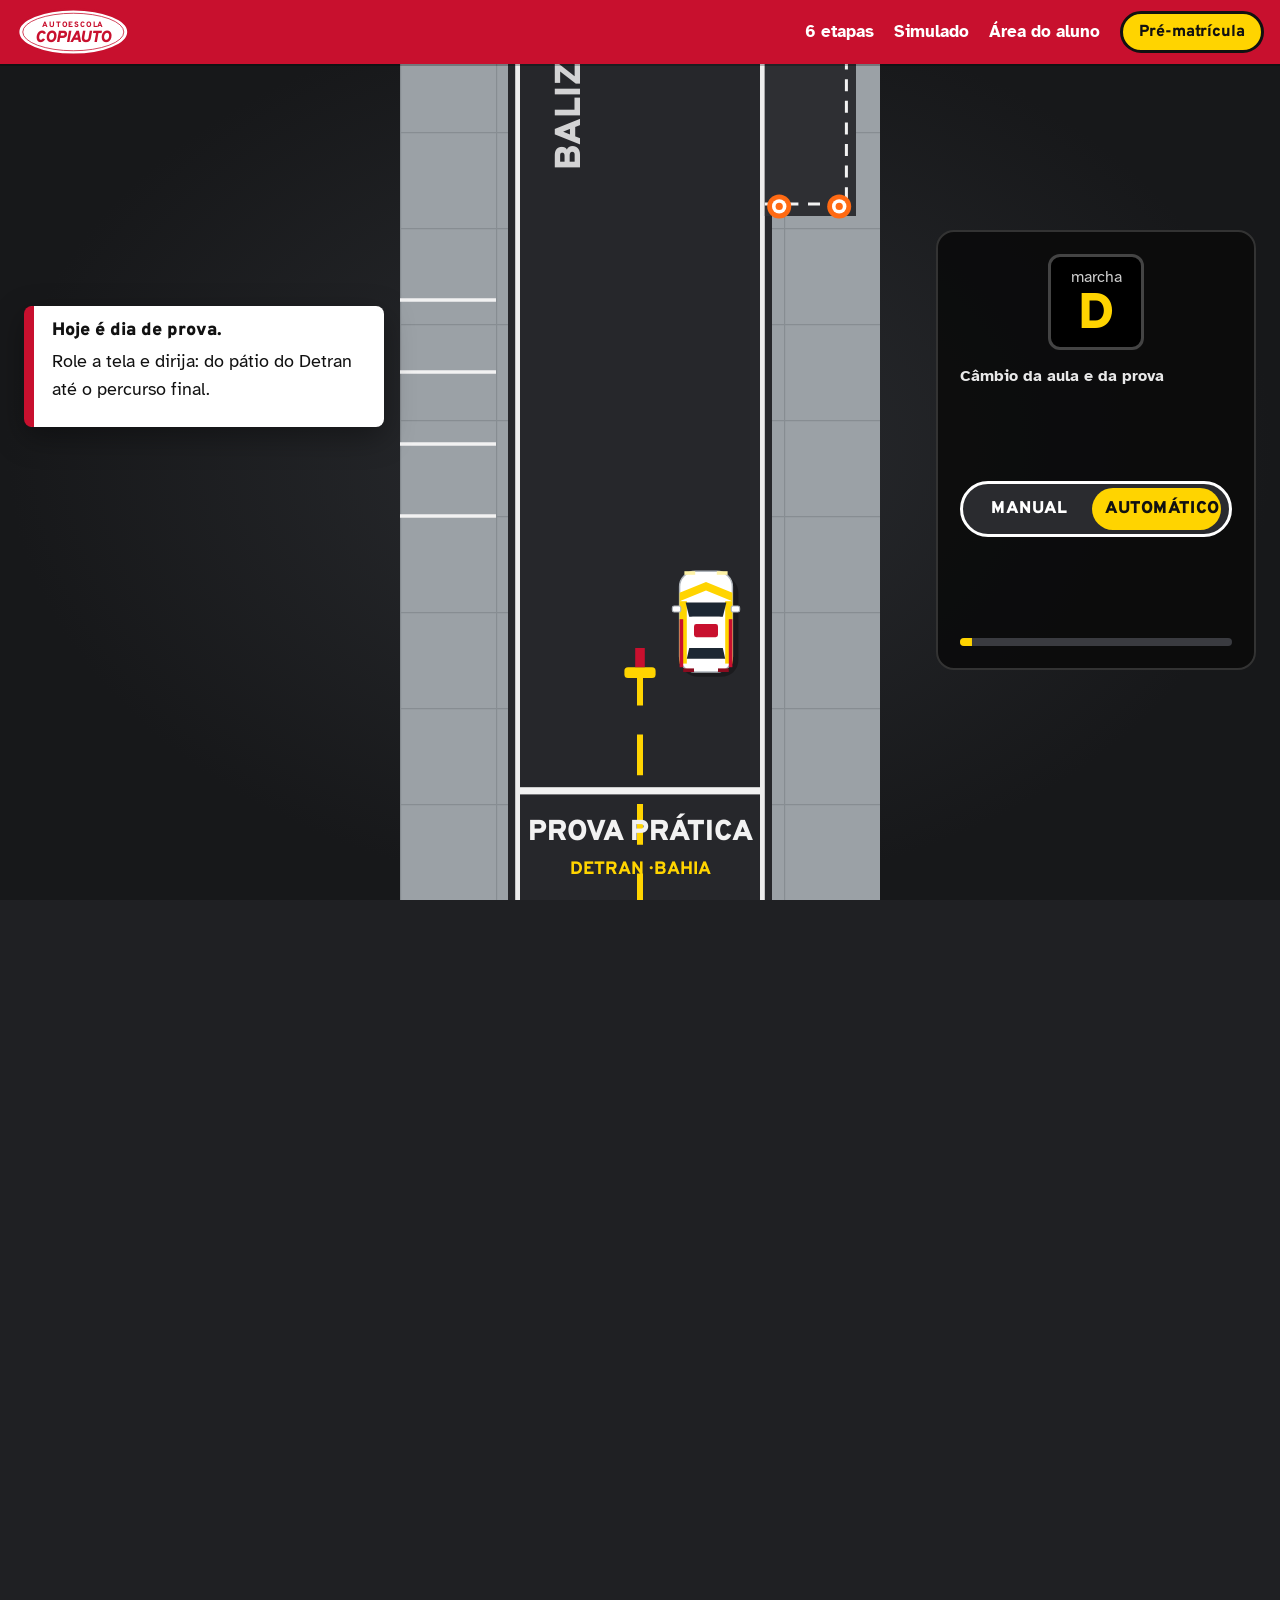
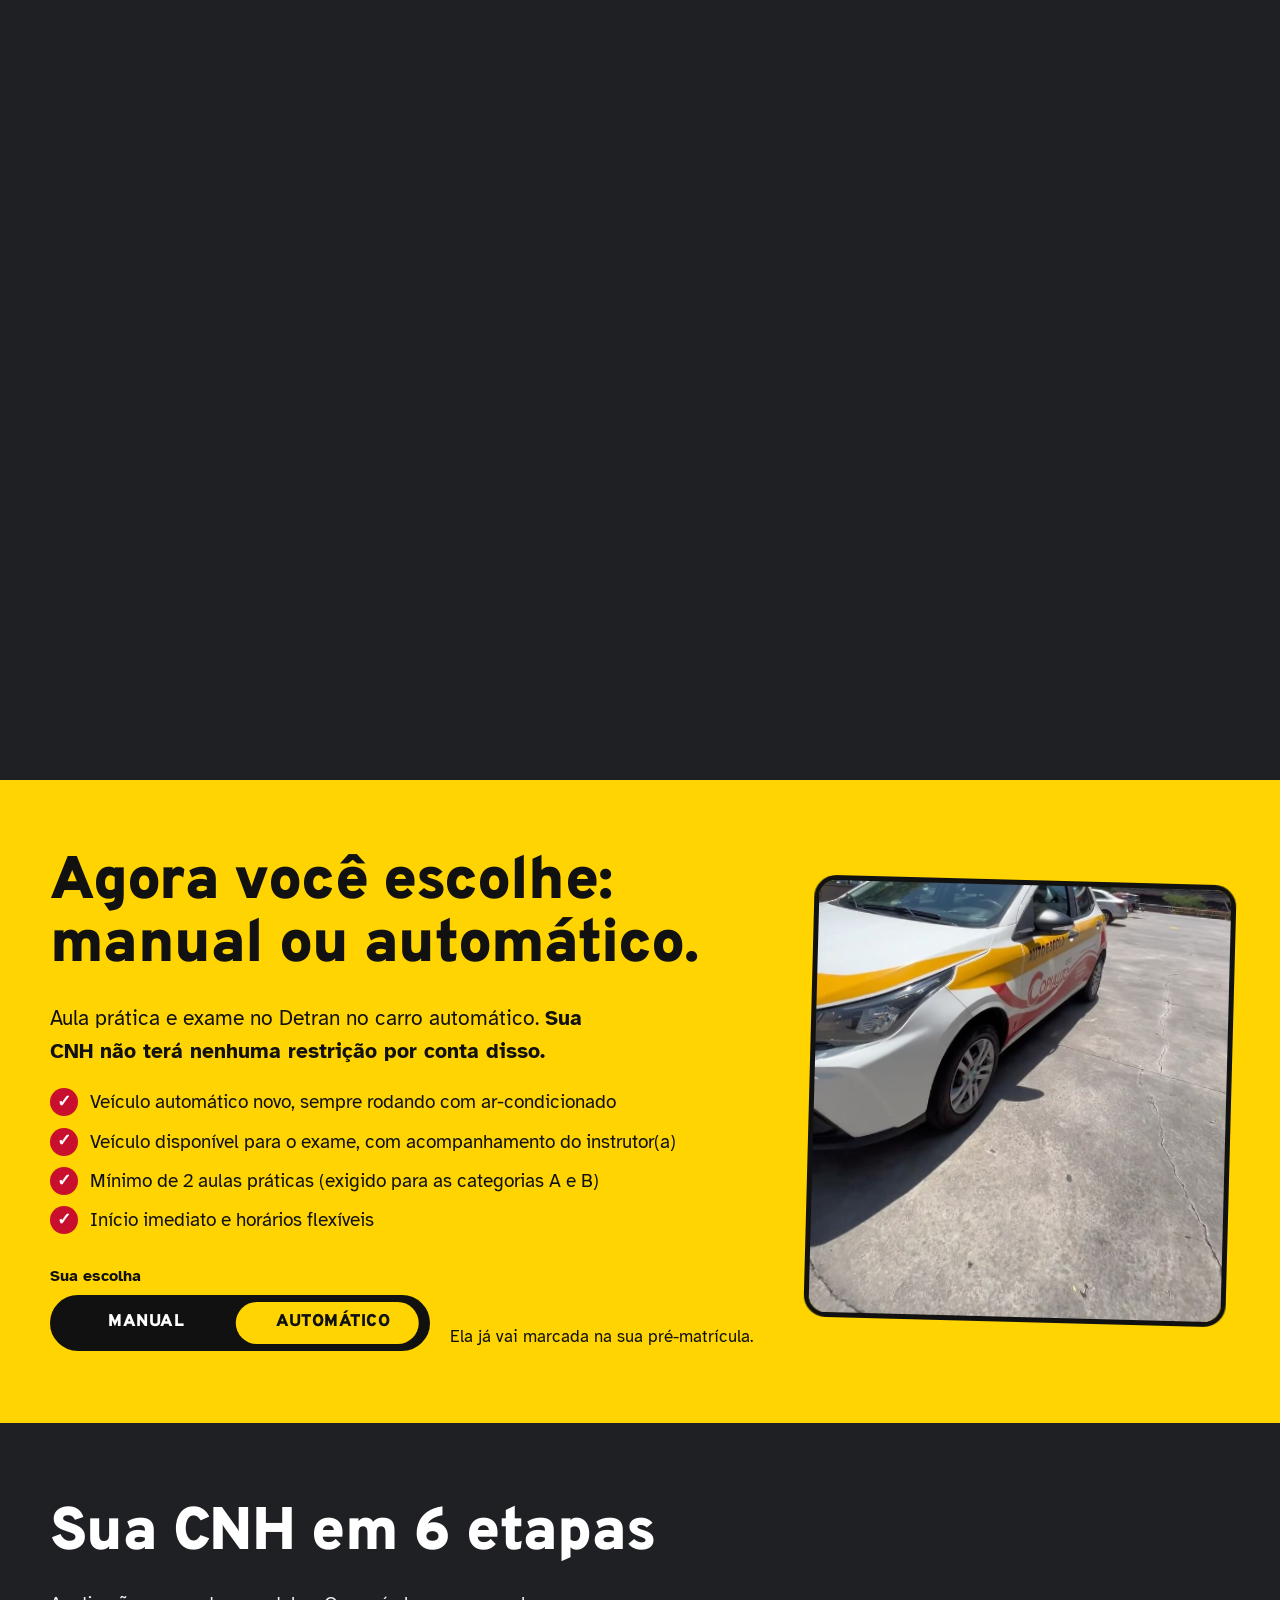
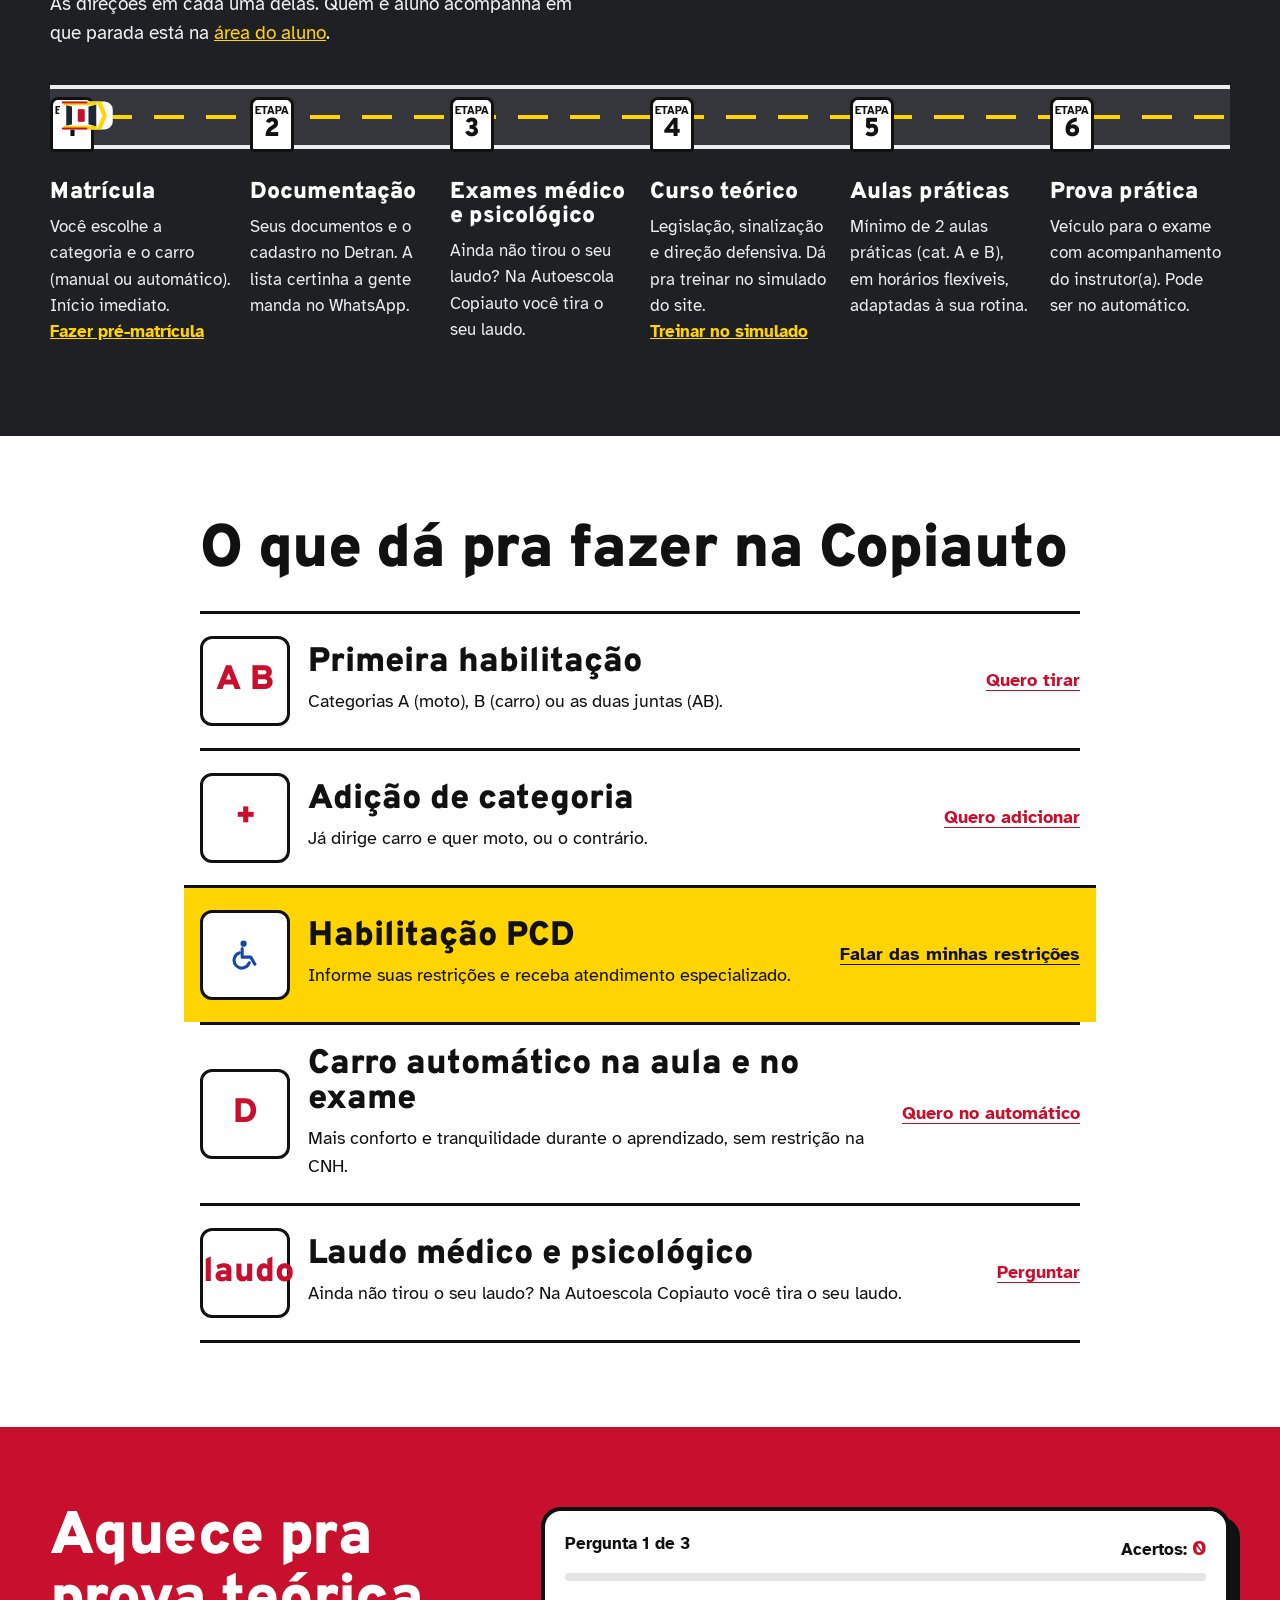
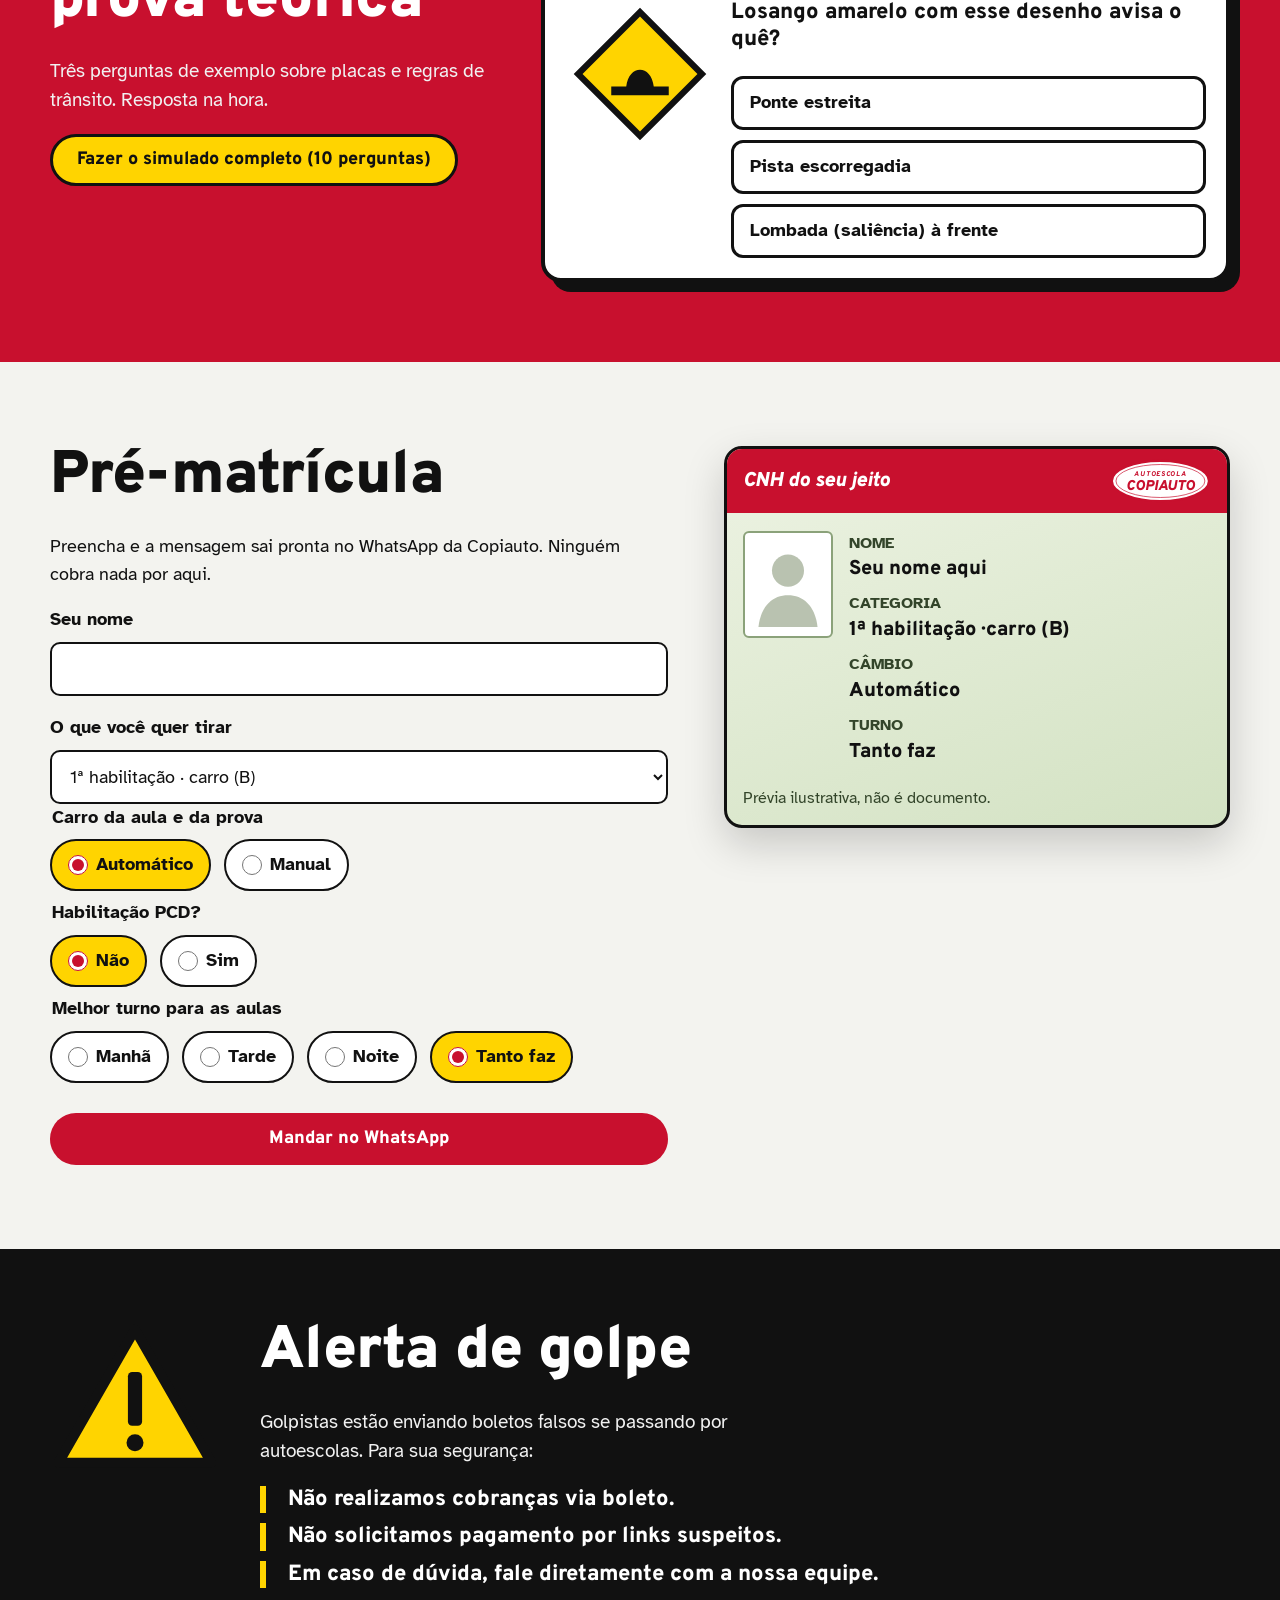
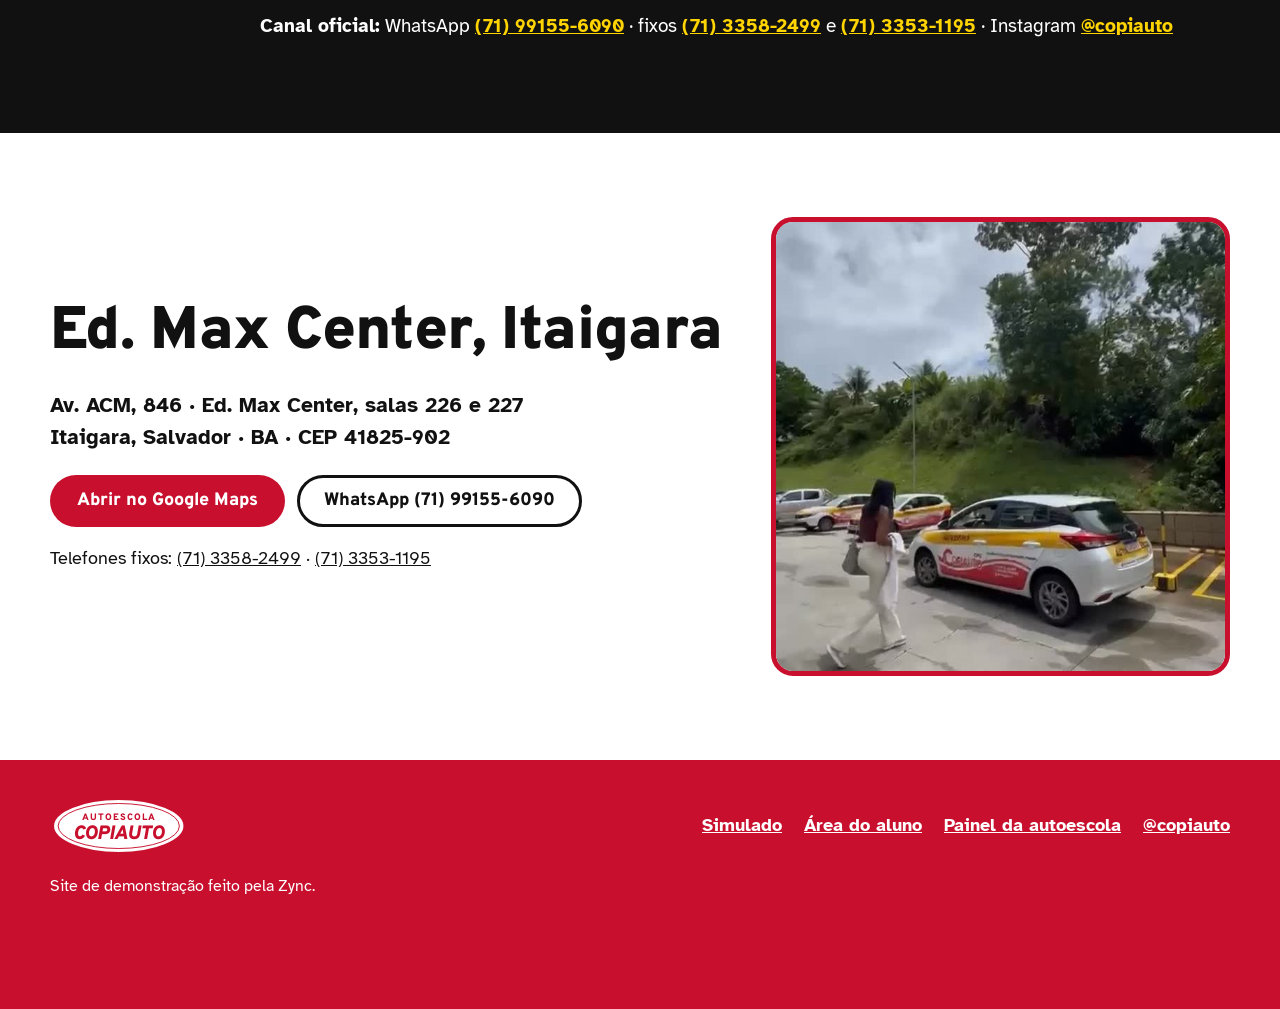
<file: index.html>
<!doctype html>
<html lang="pt-BR">
<head>
<meta charset="utf-8">
<meta name="viewport" content="width=device-width, initial-scale=1">
<title>Autoescola Copiauto · CNH no Itaigara, Salvador</title>
<meta name="description" content="Autoescola Copiauto, no Ed. Max Center (Itaigara, Salvador). Primeira habilitação A, B e AB, adição de categoria, habilitação PCD e carro automático para aula e exame.">
<meta name="theme-color" content="#C8102E">
<link rel="icon" href="data:image/svg+xml,%3Csvg xmlns='http://www.w3.org/2000/svg' viewBox='0 0 64 64'%3E%3Cellipse cx='32' cy='32' rx='30' ry='22' fill='%23fff' stroke='%23C8102E' stroke-width='5'/%3E%3Ctext x='32' y='40' text-anchor='middle' font-family='Arial' font-weight='900' font-size='22' fill='%23C8102E'%3EC%3C/text%3E%3C/svg%3E">
<link rel="preconnect" href="https://fonts.googleapis.com">
<link rel="preconnect" href="https://fonts.gstatic.com" crossorigin>
<link href="https://fonts.googleapis.com/css2?family=Atkinson+Hyperlegible:ital,wght@0,400;0,700;1,400&family=Overpass:ital,wght@0,700;0,800;0,900;1,900&display=swap" rel="stylesheet">
<link rel="stylesheet" href="assets/estilo.css?v=20261113102804">
</head>
<body class="pg-inicio modo-auto">

<header class="topo" id="topo">
  <a class="topo-logo" href="index.html" data-logo></a>
  <nav class="topo-nav" aria-label="Seções">
    <a href="#etapas">6 etapas</a>
    <a href="simulado.html">Simulado</a>
    <a href="aluno.html">Área do aluno</a>
    <a class="bt bt-amarelo bt-mini" href="#matricula">Pré-matrícula</a>
  </nav>
</header>

<!-- ================= CENA-ASSINATURA: a prova prática no Detran ================= -->
<section class="cena" id="cena" aria-label="A prova prática no Detran, dirigida pela rolagem">
  <div class="palco">
    <div class="mundo-moldura" aria-hidden="true">
      <svg class="mundo" id="mundo" viewBox="0 0 400 2400" preserveAspectRatio="xMidYMin meet" focusable="false">
        <defs>
          <pattern id="p-concreto" width="80" height="80" patternUnits="userSpaceOnUse"><rect width="80" height="80" fill="#9BA1A6"/><path d="M0 80V0h80" fill="none" stroke="#878D92" stroke-width="2"/></pattern>
          <pattern id="p-lomb" width="18" height="18" patternUnits="userSpaceOnUse" patternTransform="rotate(45)"><rect width="18" height="18" fill="#111"/><rect width="9" height="18" fill="#FFD400"/></pattern>
          <pattern id="p-xadrez" width="20" height="20" patternUnits="userSpaceOnUse"><rect width="20" height="20" fill="#fff"/><rect width="10" height="10" fill="#111"/><rect x="10" y="10" width="10" height="10" fill="#111"/></pattern>
        </defs>
        <!-- rua (percurso final) -->
        <rect x="0" y="0" width="400" height="900" fill="#5E6872"/>
        <g class="predios">
          <rect x="0" y="16" width="54" height="170" fill="#B5452F"/><rect x="8" y="30" width="16" height="12" fill="#8E3524"/>
          <rect x="0" y="200" width="54" height="230" fill="#7A8692"/><rect x="10" y="230" width="30" height="20" fill="#66717C"/>
          <rect x="0" y="444" width="54" height="150" fill="#E2BE6E"/>
          <rect x="0" y="608" width="54" height="292" fill="#8794A0"/><rect x="12" y="700" width="20" height="16" fill="#717D88"/>
          <rect x="346" y="16" width="54" height="240" fill="#8794A0"/><rect x="360" y="60" width="22" height="18" fill="#717D88"/>
          <rect x="346" y="270" width="54" height="190" fill="#C25A3A"/>
          <rect x="346" y="474" width="54" height="120" fill="#E9E4D8"/>
          <rect x="346" y="608" width="54" height="292" fill="#7A8692"/>
        </g>
        <rect x="56" y="0" width="34" height="900" fill="#CDD1D5"/>
        <rect x="310" y="0" width="34" height="900" fill="#CDD1D5"/>
        <g class="arvores" fill="#2F7D4A">
          <circle cx="73" cy="120" r="15"/><circle cx="73" cy="330" r="15"/><circle cx="73" cy="520" r="13"/><circle cx="73" cy="780" r="15"/>
          <circle cx="327" cy="90" r="14"/><circle cx="327" cy="400" r="15"/><circle cx="327" cy="700" r="15"/>
        </g>
        <!-- pátio de prova -->
        <rect x="0" y="900" width="400" height="1500" fill="url(#p-concreto)"/>
        <g stroke="#F2F2F2" stroke-width="3">
          <line x1="0" y1="1900" x2="80" y2="1900"/><line x1="0" y1="1960" x2="80" y2="1960"/><line x1="0" y1="2020" x2="80" y2="2020"/><line x1="0" y1="2080" x2="80" y2="2080"/>
        </g>
        <!-- asfalto -->
        <rect x="90" y="0" width="220" height="2400" fill="#26272B"/>
        <rect x="96" y="0" width="4" height="2400" fill="#EDEDED"/>
        <rect x="300" y="0" width="4" height="2400" fill="#EDEDED"/>
        <!-- faixa central sendo pintada + a tampa que recua -->
        <line x1="200" y1="0" x2="200" y2="2400" stroke="#FFD400" stroke-width="5" stroke-dasharray="34 24"/>
        <g id="tampa">
          <rect x="190" y="-2400" width="20" height="2400" fill="#26272B"/>
          <rect x="187" y="-6" width="26" height="9" rx="3" fill="#FFD400"/>
          <rect x="196" y="-22" width="8" height="16" fill="#C8102E"/>
        </g>
        <!-- baliza -->
        <rect x="304" y="1630" width="76" height="200" fill="#2E2F33"/>
        <path d="M304 1640 H372 V1820 H304" fill="none" stroke="#F2F2F2" stroke-width="2.5" stroke-dasharray="10 8"/>
        <g class="cones">
          <g transform="translate(316 1640)"><circle r="10" fill="#FF6A13"/><circle r="6" fill="#fff"/><circle r="3" fill="#FF6A13"/></g>
          <g transform="translate(366 1640)"><circle r="10" fill="#FF6A13"/><circle r="6" fill="#fff"/><circle r="3" fill="#FF6A13"/></g>
          <g transform="translate(316 1822)"><circle r="10" fill="#FF6A13"/><circle r="6" fill="#fff"/><circle r="3" fill="#FF6A13"/></g>
          <g transform="translate(366 1822)"><circle r="10" fill="#FF6A13"/><circle r="6" fill="#fff"/><circle r="3" fill="#FF6A13"/></g>
        </g>
        <text x="150" y="1735" transform="rotate(-90 150 1735)" text-anchor="middle" font-family="Overpass,Arial,sans-serif" font-weight="900" font-size="30" fill="#F2F2F2" opacity=".85">BALIZA</text>
        <!-- rampa da meia embreagem -->
        <rect x="100" y="1250" width="200" height="170" fill="#3A3C42"/>
        <g fill="none" stroke="#F2F2F2" stroke-width="5" opacity=".8">
          <path d="M120 1300 l30 -22 l30 22"/><path d="M220 1300 l30 -22 l30 22"/>
          <path d="M120 1380 l30 -22 l30 22"/><path d="M220 1380 l30 -22 l30 22"/>
        </g>
        <text x="200" y="1350" text-anchor="middle" font-family="Overpass,Arial,sans-serif" font-weight="900" font-size="28" fill="#FFD400">RAMPA</text>
        <!-- lombada + placa -->
        <rect x="96" y="950" width="208" height="26" fill="url(#p-lomb)"/>
        <g transform="translate(352 1040)">
          <rect x="-26" y="-26" width="52" height="52" transform="rotate(45)" fill="#FFD400" stroke="#111" stroke-width="4"/>
          <path d="M-17 8 H-9 C-7 -6 7 -6 9 8 H17 V13 H-17Z" fill="#111"/>
        </g>
        <!-- faixa de pedestres -->
        <g fill="#F2F2F2">
          <rect x="106" y="600" width="11" height="44"/><rect x="128" y="600" width="11" height="44"/><rect x="150" y="600" width="11" height="44"/><rect x="172" y="600" width="11" height="44"/>
          <rect x="216" y="600" width="11" height="44"/><rect x="238" y="600" width="11" height="44"/><rect x="260" y="600" width="11" height="44"/><rect x="282" y="600" width="11" height="44"/>
        </g>
        <!-- chegada e largada -->
        <rect x="100" y="198" width="200" height="22" fill="url(#p-xadrez)"/>
        <text x="200" y="176" text-anchor="middle" font-family="Overpass,Arial,sans-serif" font-weight="900" font-size="26" fill="#F2F2F2">CHEGADA</text>
        <rect x="100" y="2306" width="200" height="6" fill="#F2F2F2"/>
        <text x="200" y="2350" text-anchor="middle" font-family="Overpass,Arial,sans-serif" font-weight="900" font-size="24" fill="#F2F2F2">PROVA PRÁTICA</text>
        <text x="200" y="2378" text-anchor="middle" font-family="Overpass,Arial,sans-serif" font-weight="800" font-size="15" fill="#FFD400">DETRAN · BAHIA</text>
        <!-- o carro da Copiauto, visto de cima -->
        <g id="carro" transform="translate(255 2250)">
          <rect x="-21" y="-38" width="48" height="84" rx="14" fill="#000" opacity=".3"/>
          <rect x="-22" y="-42" width="44" height="84" rx="13" fill="#fff" stroke="#AEB4BA" stroke-width="1.2"/>
          <path d="M-22 -24 L0 -33 L22 -24 L22 -17 L0 -26 L-22 -17Z" fill="#FFD400"/>
          <rect x="-22" y="-17" width="6" height="52" fill="#FFD400"/><rect x="16" y="-17" width="6" height="52" fill="#FFD400"/>
          <rect x="-22" y="-2" width="3" height="40" fill="#C8102E"/><rect x="19" y="-2" width="3" height="40" fill="#C8102E"/>
          <path d="M-17 -16 L17 -16 L14 -4 L-14 -4Z" fill="#1C2733"/>
          <rect x="-15" y="-4" width="30" height="26" rx="4" fill="#fff"/>
          <rect x="-10" y="2" width="20" height="11" rx="2" fill="#C8102E"/>
          <path d="M-14 22 L14 22 L16 31 L-16 31Z" fill="#1C2733"/>
          <rect x="-28" y="-13" width="7" height="5" rx="1.5" fill="#fff" stroke="#AEB4BA"/><rect x="21" y="-13" width="7" height="5" rx="1.5" fill="#fff" stroke="#AEB4BA"/>
          <rect x="-18" y="-42" width="9" height="3" fill="#FFF3A6"/><rect x="9" y="-42" width="9" height="3" fill="#FFF3A6"/>
          <rect x="-19" y="39" width="9" height="3" fill="#8A0C1F"/><rect x="10" y="39" width="9" height="3" fill="#8A0C1F"/>
          <g id="freio" opacity="0"><circle cx="-14" cy="44" r="9" fill="#FF2A2A" opacity=".55"/><circle cx="14" cy="44" r="9" fill="#FF2A2A" opacity=".55"/></g>
        </g>
      </svg>
    </div>

    <ol class="legendas" id="legendas">
      <li class="leg leg-intro" data-de="0" data-ate=".11">
        <p class="leg-grande">Hoje é dia de prova.</p>
        <p>Role a tela e dirija: do pátio do Detran até o percurso final.</p>
      </li>
      <li class="leg" data-de=".13" data-ate=".37">
        <h2>Baliza</h2>
        <p>Entra de ré entre os cones e para dentro da vaga. Sem encostar em nada.</p>
      </li>
      <li class="leg" data-de=".41" data-ate=".56">
        <h2 class="so-manual">Meia embreagem</h2><h2 class="so-auto">Rampa sem embreagem</h2>
        <p class="so-manual">Na rampa, o pé acha o ponto da embreagem e segura o carro sem deixar voltar.</p>
        <p class="so-auto">No automático não tem pedal de embreagem: é freio e acelerador. E a CNH sai sem restrição por isso.</p>
      </li>
      <li class="leg" data-de=".58" data-ate=".71">
        <h2 class="leg-placa">Lombada à frente</h2>
        <p class="so-manual leg-fala">“Tem que reduzir pra segunda.”</p>
        <p class="so-auto leg-fala">Pé no freio antes da lombada. O câmbio troca sozinho.</p>
        <p class="leg-fonte so-manual">Frase de um vídeo de aula da Copiauto.</p>
      </li>
      <li class="leg" data-de=".73" data-ate=".89">
        <h2>Percurso final</h2>
        <p class="leg-fala">“Depois da baliza e da meia embreagem, é aqui que o aluno mostra segurança e controle na rua.”</p>
        <p class="leg-fonte">@copiauto, sobre a prova prática no Detran Bahia</p>
      </li>
    </ol>

    <div class="painel-carro">
      <div class="marcha" aria-live="off"><span class="marcha-rot">marcha</span><b id="marcha">1</b></div>
      <button class="seletor" type="button" role="switch" aria-checked="true" data-seletor>
        <span class="seletor-txt">Câmbio da aula e da prova</span>
        <span class="seletor-trilho"><span class="seletor-lado lado-man">MANUAL</span><span class="seletor-lado lado-auto">AUTOMÁTICO</span><span class="seletor-bola" aria-hidden="true"></span></span>
      </button>
      <div class="trajeto" aria-hidden="true"><span id="trajeto"></span></div>
    </div>

    <div class="revela" id="revela">
      <img src="fotos/carro-perto.jpg" alt="Carro da Autoescola Copiauto: branco, com faixa amarela e vermelha e o logo no lado" width="576" height="942">
      <div class="revela-txt">
        <h1><span class="h1-marca">Autoescola Copiauto</span> Sua CNH do seu jeito, no manual ou no automático.</h1>
        <p>Primeira habilitação (A, B e AB), adição de categoria, habilitação PCD. No Ed. Max Center, Itaigara.</p>
        <div class="revela-acoes">
          <a class="bt bt-amarelo" href="#matricula">Fazer minha pré-matrícula</a>
          <a class="link-claro" href="#etapas">Ver as 6 etapas da CNH</a>
        </div>
      </div>
    </div>
  </div>
</section>

<!-- ================= Manual ou automático ================= -->
<section class="faixa-amarela" id="cambio">
  <div class="embrulho cambio-grade">
    <div class="cambio-txt">
      <h2 class="titulo-xl">Agora você escolhe: manual ou automático.</h2>
      <p class="destaque">Aula prática e exame no Detran no carro automático. <b>Sua CNH não terá nenhuma restrição por conta disso.</b></p>
      <ul class="lista-check">
        <li>Veículo automático novo, sempre rodando com ar-condicionado</li>
        <li>Veículo disponível para o exame, com acompanhamento do instrutor(a)</li>
        <li>Mínimo de 2 aulas práticas (exigido para as categorias A e B)</li>
        <li>Início imediato e horários flexíveis</li>
      </ul>
      <div class="cambio-escolha">
        <button class="seletor seletor-claro" type="button" role="switch" aria-checked="true" data-seletor>
          <span class="seletor-txt">Sua escolha</span>
          <span class="seletor-trilho"><span class="seletor-lado lado-man">MANUAL</span><span class="seletor-lado lado-auto">AUTOMÁTICO</span><span class="seletor-bola" aria-hidden="true"></span></span>
        </button>
        <p class="cambio-nota">Ela já vai marcada na sua pré-matrícula.</p>
      </div>
    </div>
    <figure class="cambio-foto">
      <img src="fotos/carro-patio.jpg" alt="Carro da Copiauto estacionado no pátio de concreto" width="720" height="820" loading="lazy">
    </figure>
  </div>
</section>

<!-- ================= Sua CNH em 6 etapas (estrada) ================= -->
<section class="etapas" id="etapas">
  <div class="embrulho">
    <h2 class="titulo-xl claro">Sua CNH em 6 etapas</h2>
    <p class="sub-claro">As direções em cada uma delas. Quem é aluno acompanha em que parada está na <a href="aluno.html">área do aluno</a>.</p>
  </div>
  <div class="estrada" id="estrada">
    <div class="estrada-pista" aria-hidden="true"><span class="estrada-carro" id="estrada-carro"></span></div>
    <ol class="paradas" id="paradas"></ol>
  </div>
</section>

<!-- ================= O que a Copiauto faz ================= -->
<section class="servicos" id="servicos">
  <div class="embrulho estreito">
    <h2 class="titulo-xl">O que dá pra fazer na Copiauto</h2>
    <ul class="serv-lista" id="serv-lista">
      <li class="serv">
        <span class="serv-cat" aria-hidden="true">A&nbsp;B</span>
        <div><h3>Primeira habilitação</h3><p>Categorias A (moto), B (carro) ou as duas juntas (AB).</p></div>
        <a class="serv-ir" href="#matricula" data-cat="B">Quero tirar</a>
      </li>
      <li class="serv">
        <span class="serv-cat" aria-hidden="true">+</span>
        <div><h3>Adição de categoria</h3><p>Já dirige carro e quer moto, ou o contrário.</p></div>
        <a class="serv-ir" href="#matricula" data-cat="addA">Quero adicionar</a>
      </li>
      <li class="serv serv-pcd">
        <span class="serv-cat" aria-hidden="true"><svg viewBox="0 0 24 24" width="34" height="34"><circle cx="11" cy="4" r="2.2" fill="currentColor"/><path d="M10 7.5v6h6l3 5" fill="none" stroke="currentColor" stroke-width="2.2" stroke-linecap="round" stroke-linejoin="round"/><path d="M8 10.5a5.5 5.5 0 1 0 7 7" fill="none" stroke="currentColor" stroke-width="2.2" stroke-linecap="round"/></svg></span>
        <div><h3>Habilitação PCD</h3><p>Informe suas restrições e receba atendimento especializado.</p></div>
        <a class="serv-ir" href="#matricula" data-pcd="1">Falar das minhas restrições</a>
      </li>
      <li class="serv">
        <span class="serv-cat" aria-hidden="true">D</span>
        <div><h3>Carro automático na aula e no exame</h3><p>Mais conforto e tranquilidade durante o aprendizado, sem restrição na CNH.</p></div>
        <a class="serv-ir" href="#matricula" data-cambio="automatico">Quero no automático</a>
      </li>
      <li class="serv">
        <span class="serv-cat serv-cat-txt" aria-hidden="true">laudo</span>
        <div><h3>Laudo médico e psicológico</h3><p>Ainda não tirou o seu laudo? Na Autoescola Copiauto você tira o seu laudo.</p></div>
        <a class="serv-ir" href="#matricula">Perguntar</a>
      </li>
    </ul>
  </div>
</section>

<!-- ================= Simulado (amostra) ================= -->
<section class="sim-faixa" id="simulado">
  <div class="embrulho sim-grade">
    <div class="sim-intro">
      <h2 class="titulo-xl claro">Aquece pra prova teórica</h2>
      <p class="sub-claro">Três perguntas de exemplo sobre placas e regras de trânsito. Resposta na hora.</p>
      <a class="bt bt-amarelo" href="simulado.html">Fazer o simulado completo (10 perguntas)</a>
    </div>
    <div class="sim-caixa" id="sim-mini"></div>
  </div>
</section>

<!-- ================= Pré-matrícula ================= -->
<section class="matricula" id="matricula">
  <div class="embrulho mat-grade">
    <form class="mat-form" id="form-mat" novalidate>
      <h2 class="titulo-xl">Pré-matrícula</h2>
      <p>Preencha e a mensagem sai pronta no WhatsApp da Copiauto. Ninguém cobra nada por aqui.</p>
      <label for="m-nome">Seu nome</label>
      <input id="m-nome" name="nome" type="text" autocomplete="name" required>
      <label for="m-cat">O que você quer tirar</label>
      <select id="m-cat" name="categoria"></select>
      <fieldset class="opcoes"><legend>Carro da aula e da prova</legend>
        <label><input type="radio" name="cambio" value="automatico" checked> Automático</label>
        <label><input type="radio" name="cambio" value="manual"> Manual</label>
      </fieldset>
      <fieldset class="opcoes"><legend>Habilitação PCD?</legend>
        <label><input type="radio" name="pcd" value="nao" checked> Não</label>
        <label><input type="radio" name="pcd" value="sim"> Sim</label>
      </fieldset>
      <div id="m-restr-caixa" hidden>
        <label for="m-restr">Quer contar suas restrições? (opcional)</label>
        <textarea id="m-restr" name="restricoes" rows="2"></textarea>
      </div>
      <fieldset class="opcoes"><legend>Melhor turno para as aulas</legend>
        <label><input type="radio" name="turno" value="manha"> Manhã</label>
        <label><input type="radio" name="turno" value="tarde"> Tarde</label>
        <label><input type="radio" name="turno" value="noite"> Noite</label>
        <label><input type="radio" name="turno" value="qualquer" checked> Tanto faz</label>
      </fieldset>
      <div id="m-erro" aria-live="polite"></div>
      <button class="bt bt-vermelho bt-largo" type="submit">Mandar no WhatsApp</button>
    </form>
    <aside class="cnh" aria-label="Prévia da sua pré-matrícula">
      <div class="cnh-topo"><span>CNH do seu jeito</span><span data-logo-mini></span></div>
      <div class="cnh-corpo">
        <div class="cnh-foto" aria-hidden="true"><svg viewBox="0 0 60 70"><circle cx="30" cy="24" r="13" fill="#B9C2B0"/><path d="M6 70c2-18 12-26 24-26s22 8 24 26Z" fill="#B9C2B0"/></svg></div>
        <dl>
          <dt>Nome</dt><dd id="c-nome">Seu nome aqui</dd>
          <dt>Categoria</dt><dd id="c-cat">—</dd>
          <dt>Câmbio</dt><dd id="c-cambio">—</dd>
          <dt>Turno</dt><dd id="c-turno">—</dd>
        </dl>
      </div>
      <p class="cnh-pcd" id="c-pcd" hidden>PCD · atendimento especializado</p>
      <p class="cnh-rodape">Prévia ilustrativa, não é documento.</p>
    </aside>
  </div>
</section>

<!-- ================= Canal oficial / alerta de golpe ================= -->
<section class="golpe" id="golpe">
  <div class="embrulho golpe-grade">
    <svg class="golpe-placa" viewBox="0 0 120 106" aria-hidden="true"><path d="M60 6 L114 100 H6Z" fill="#FFD400" stroke="#111" stroke-width="7" stroke-linejoin="round"/><rect x="55" y="36" width="10" height="38" rx="3" fill="#111"/><circle cx="60" cy="86" r="6" fill="#111"/></svg>
    <div>
      <h2 class="titulo-xl claro">Alerta de golpe</h2>
      <p class="sub-claro">Golpistas estão enviando boletos falsos se passando por autoescolas. Para sua segurança:</p>
      <ul class="golpe-lista">
        <li>Não realizamos cobranças via boleto.</li>
        <li>Não solicitamos pagamento por links suspeitos.</li>
        <li>Em caso de dúvida, fale diretamente com a nossa equipe.</li>
      </ul>
      <p class="golpe-canal"><b>Canal oficial:</b> WhatsApp <a href="https://wa.me/5571991556090">(71) 99155-6090</a> · fixos <a href="tel:+557133582499">(71) 3358-2499</a> e <a href="tel:+557133531195">(71) 3353-1195</a> · Instagram <a href="https://instagram.com/copiauto" target="_blank" rel="noopener">@copiauto</a></p>
    </div>
  </div>
</section>

<!-- ================= Contato ================= -->
<section class="contato" id="contato">
  <div class="embrulho contato-grade">
    <div>
      <h2 class="titulo-xl">Ed. Max Center, Itaigara</h2>
      <p class="end">Av. ACM, 846 · Ed. Max Center, salas 226 e 227<br>Itaigara, Salvador · BA · CEP 41825-902</p>
      <p class="contato-acoes">
        <a class="bt bt-vermelho" href="https://www.google.com/maps/search/?api=1&amp;query=Avenida%20ACM%20846%20Edificio%20Max%20Center%20Itaigara%20Salvador%20BA" target="_blank" rel="noopener">Abrir no Google Maps</a>
        <a class="bt bt-contorno" href="https://wa.me/5571991556090?text=Ol%C3%A1!%20Quero%20informa%C3%A7%C3%B5es%20sobre%20a%20CNH." target="_blank" rel="noopener">WhatsApp (71) 99155-6090</a>
      </p>
      <p>Telefones fixos: <a href="tel:+557133582499">(71) 3358-2499</a> · <a href="tel:+557133531195">(71) 3353-1195</a></p>
    </div>
    <figure class="contato-foto">
      <img src="fotos/patio-aluna.jpg" alt="Aluna caminhando até o carro da Copiauto no pátio" width="640" height="659" loading="lazy">
    </figure>
  </div>
</section>

<footer class="rodape">
  <div class="embrulho rodape-grade">
    <span data-logo-mini></span>
    <nav aria-label="Rodapé"><a href="simulado.html">Simulado</a><a href="aluno.html">Área do aluno</a><a href="admin.html">Painel da autoescola</a><a href="https://instagram.com/copiauto" target="_blank" rel="noopener">@copiauto</a></nav>
    <p class="rodape-zync">Site de demonstração feito pela Zync.</p>
  </div>
</footer>

<a class="wa-flutua" href="https://wa.me/5571991556090" target="_blank" rel="noopener" aria-label="Falar com a Copiauto no WhatsApp"><svg viewBox="0 0 32 32" width="30" height="30" aria-hidden="true"><path fill="#fff" d="M16 3a13 13 0 0 0-11.2 19.6L3 29l6.6-1.7A13 13 0 1 0 16 3Zm0 23.6c-2 0-3.9-.5-5.6-1.5l-.4-.2-3.9 1 1-3.8-.3-.4A10.6 10.6 0 1 1 16 26.6Zm5.8-7.9c-.3-.2-1.9-.9-2.2-1-.3-.1-.5-.2-.7.2l-1 1.2c-.2.2-.4.2-.7.1a8.7 8.7 0 0 1-4.3-3.8c-.3-.6.3-.5.9-1.7.1-.2 0-.4 0-.5l-1-2.4c-.3-.6-.5-.5-.7-.5h-.6c-.2 0-.6.1-.9.4-.3.3-1.1 1.1-1.1 2.7s1.2 3.1 1.3 3.3c.2.2 2.3 3.5 5.5 4.9 2 .9 2.8.9 3.8.8.6-.1 1.9-.8 2.2-1.5.3-.7.3-1.4.2-1.5l-.7-.3Z"/></svg></a>

<script src="assets/dados.js?v=20261113102804"></script>
<script src="assets/simulado.js?v=20261113102804"></script>
<script src="assets/site.js?v=20261113102804"></script>
</body>
</html>
</file>
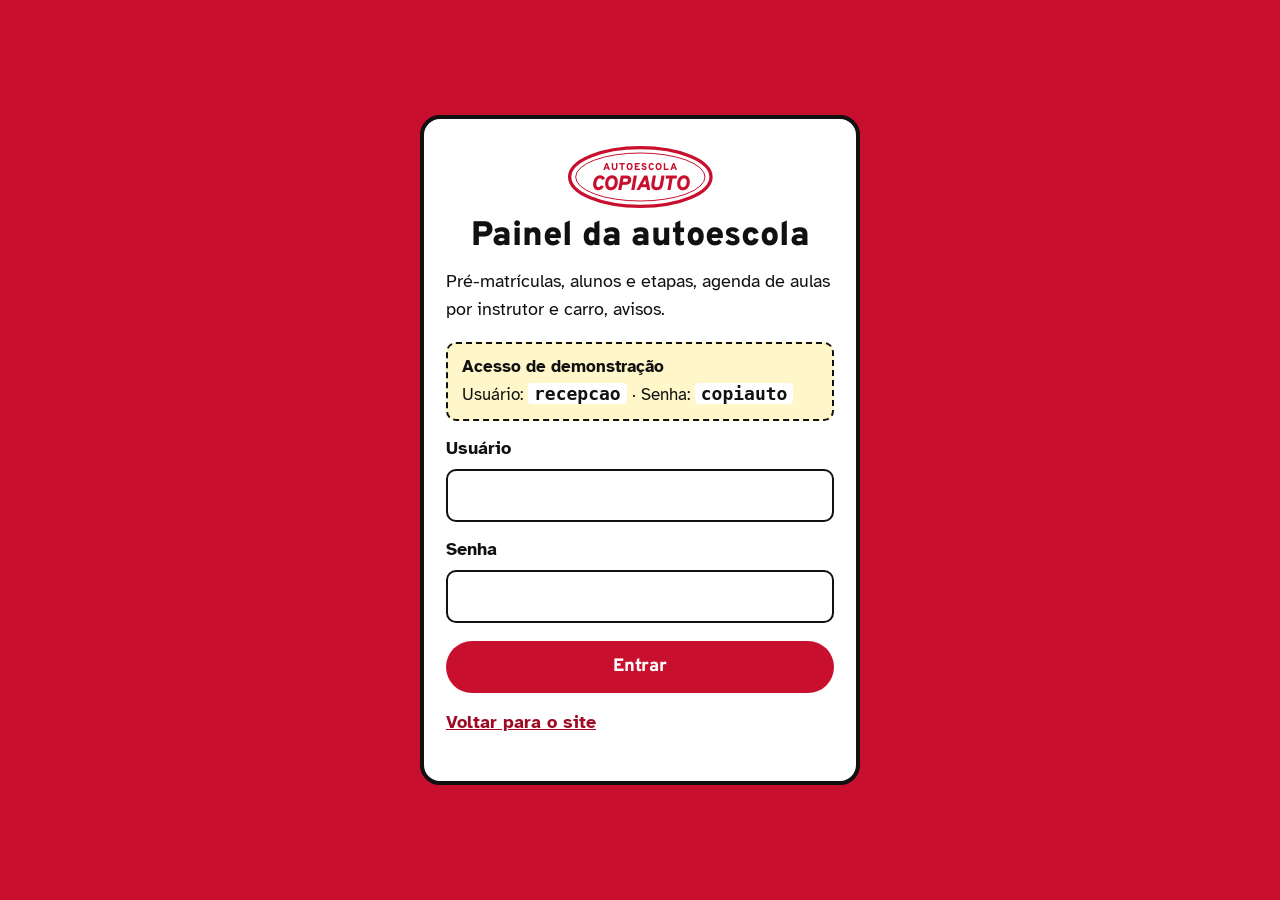
<file: admin.html>
<!doctype html>
<html lang="pt-BR">
<head>
<meta charset="utf-8">
<meta name="viewport" content="width=device-width, initial-scale=1">
<meta name="robots" content="noindex">
<meta name="theme-color" content="#C8102E">
<title>Painel da autoescola · Copiauto</title>
<link rel="icon" href="data:image/svg+xml,%3Csvg xmlns='http://www.w3.org/2000/svg' viewBox='0 0 64 64'%3E%3Cellipse cx='32' cy='32' rx='30' ry='22' fill='%23fff' stroke='%23C8102E' stroke-width='5'/%3E%3Ctext x='32' y='40' text-anchor='middle' font-family='Arial' font-weight='900' font-size='22' fill='%23C8102E'%3EC%3C/text%3E%3C/svg%3E">
<link rel="preconnect" href="https://fonts.googleapis.com">
<link rel="preconnect" href="https://fonts.gstatic.com" crossorigin>
<link href="https://fonts.googleapis.com/css2?family=Atkinson+Hyperlegible:ital,wght@0,400;0,700;1,400&family=Overpass:ital,wght@0,700;0,800;0,900;1,900&display=swap" rel="stylesheet">
<link rel="stylesheet" href="assets/estilo.css?v=20261113102804">
</head>
<body class="adm modo-auto">
<main id="tela-login" class="login">
  <form class="login-caixa" id="form-login" novalidate>
    <span data-logo></span>
    <h1>Painel da autoescola</h1>
    <p>Pré-matrículas, alunos e etapas, agenda de aulas por instrutor e carro, avisos.</p>
    <div class="credencial" role="note"><b>Acesso de demonstração</b>Usuário: <code>recepcao</code> · Senha: <code>copiauto</code></div>
    <label for="l-user">Usuário</label><input type="text" id="l-user" autocomplete="username" autocapitalize="none">
    <label for="l-senha">Senha</label><input type="password" id="l-senha" autocomplete="current-password">
    <button class="bt bt-vermelho bt-largo" type="submit" style="margin-top:18px">Entrar</button>
    <div id="login-erro" aria-live="polite"></div>
    <p style="margin-top:16px"><a href="index.html" style="color:#9E0B22;font-weight:700">Voltar para o site</a></p>
  </form>
</main>

<div id="tela-painel" hidden>
  <header class="adm-topo"><div class="embrulho"><b>Copiauto · painel</b><span><a href="index.html" target="_blank">Ver site</a> <button id="sair" type="button">Sair</button></span></div></header>
  <nav class="adm-abas" role="tablist" aria-label="Seções do painel">
    <button role="tab" data-aba="pre" aria-selected="true">Pré-matrículas</button>
    <button role="tab" data-aba="alunos" aria-selected="false">Alunos</button>
    <button role="tab" data-aba="agenda" aria-selected="false">Agenda</button>
    <button role="tab" data-aba="avisos" aria-selected="false">Avisos</button>
    <button role="tab" data-aba="ajustes" aria-selected="false">Ajustes</button>
  </nav>
  <main class="adm-corpo"><div class="embrulho" id="corpo"></div></main>
</div>
<script src="assets/dados.js?v=20261113102804"></script>
<script src="assets/admin.js?v=20261113102804"></script>
</body>
</html>
</file>
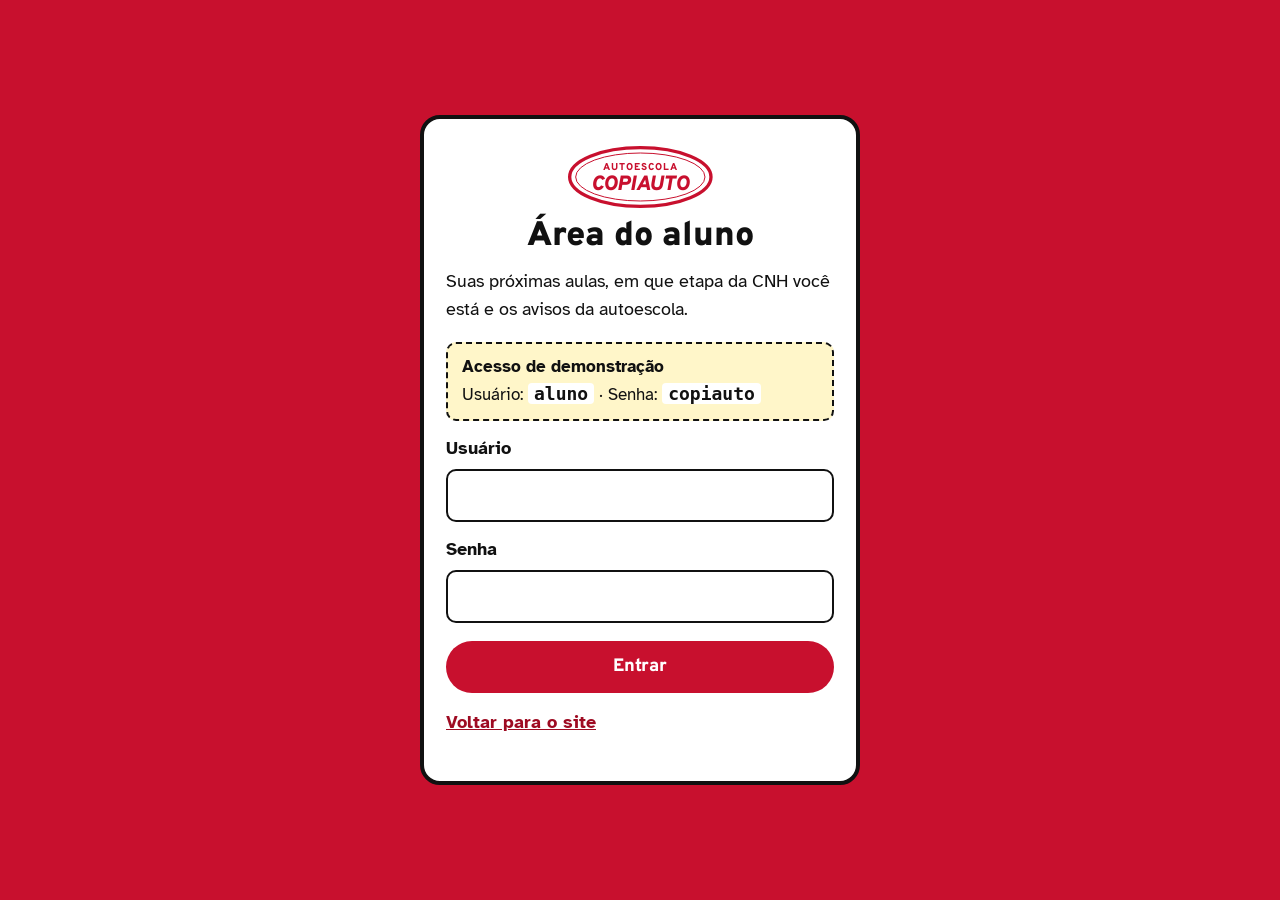
<file: aluno.html>
<!doctype html>
<html lang="pt-BR">
<head>
<meta charset="utf-8">
<meta name="viewport" content="width=device-width, initial-scale=1">
<meta name="robots" content="noindex">
<meta name="theme-color" content="#C8102E">
<title>Área do aluno · Autoescola Copiauto</title>
<link rel="icon" href="data:image/svg+xml,%3Csvg xmlns='http://www.w3.org/2000/svg' viewBox='0 0 64 64'%3E%3Cellipse cx='32' cy='32' rx='30' ry='22' fill='%23fff' stroke='%23C8102E' stroke-width='5'/%3E%3Ctext x='32' y='40' text-anchor='middle' font-family='Arial' font-weight='900' font-size='22' fill='%23C8102E'%3EC%3C/text%3E%3C/svg%3E">
<link rel="preconnect" href="https://fonts.googleapis.com">
<link rel="preconnect" href="https://fonts.gstatic.com" crossorigin>
<link href="https://fonts.googleapis.com/css2?family=Atkinson+Hyperlegible:ital,wght@0,400;0,700;1,400&family=Overpass:ital,wght@0,700;0,800;0,900;1,900&display=swap" rel="stylesheet">
<link rel="stylesheet" href="assets/estilo.css?v=20261113102804">
</head>
<body class="adm modo-auto">
<main id="tela-login" class="login">
  <form class="login-caixa" id="form-login" novalidate>
    <span data-logo></span>
    <h1>Área do aluno</h1>
    <p>Suas próximas aulas, em que etapa da CNH você está e os avisos da autoescola.</p>
    <div class="credencial" role="note"><b>Acesso de demonstração</b>Usuário: <code>aluno</code> · Senha: <code>copiauto</code></div>
    <label for="l-user">Usuário</label><input type="text" id="l-user" autocomplete="username" autocapitalize="none">
    <label for="l-senha">Senha</label><input type="password" id="l-senha" autocomplete="current-password">
    <button class="bt bt-vermelho bt-largo" type="submit" style="margin-top:18px">Entrar</button>
    <div id="login-erro" aria-live="polite"></div>
    <p style="margin-top:16px"><a href="index.html" style="color:#9E0B22;font-weight:700">Voltar para o site</a></p>
  </form>
</main>

<div id="tela-aluno" hidden>
  <header class="adm-topo"><div class="embrulho"><b>Copiauto · área do aluno</b><span><a href="index.html">Site</a> <button id="sair" type="button">Sair</button></span></div></header>
  <main class="adm-corpo"><div class="embrulho" id="corpo"></div></main>
</div>

<script src="assets/dados.js?v=20261113102804"></script>
<script>
(function () {
  'use strict';
  var esc = CP.esc, $ = function (s) { return document.querySelector(s); };
  $('[data-logo]').innerHTML = CP.logo('logo');
  function entrar() { $('#tela-login').hidden = true; $('#tela-aluno').hidden = false; desenha(); }
  try { if (sessionStorage.getItem('cp_aluno')) entrar(); } catch (e) { /* */ }
  $('#form-login').addEventListener('submit', function (e) {
    e.preventDefault();
    if ($('#l-user').value.trim().toLowerCase() === 'aluno' && $('#l-senha').value === 'copiauto') { try { sessionStorage.setItem('cp_aluno', '1'); } catch (er) { /* */ } entrar(); }
    else $('#login-erro').innerHTML = '<p class="erro">Usuário ou senha não conferem. Use os dados de demonstração acima.</p>';
  });
  $('#sair').addEventListener('click', function () { try { sessionStorage.removeItem('cp_aluno'); } catch (e) { /* */ } location.reload(); });

  function eu() { return CP.alunos().filter(function (a) { return a.id === 'demo'; })[0]; }
  function desenha() {
    var a = eu();
    if (!a) { $('#corpo').innerHTML = '<div class="caixa cheia"><p>Aluno de demonstração não encontrado. No painel, use Ajustes e volte aos dados de exemplo.</p></div>'; return; }
    var hoje = CP.hojeISO(0);
    var minhas = CP.aulas().filter(function (u) { return u.alunoId === a.id; });
    var prox = minhas.filter(function (u) { return u.status === 'marcada' && u.data >= hoje; }).sort(function (x, y) { return (x.data + x.hora).localeCompare(y.data + y.hora); });
    var feitas = minhas.filter(function (u) { return u.status === 'feita'; }).length;
    var etapaAtual = CP.ETAPAS[a.etapa - 1] || CP.ETAPAS[0];
    var sim = CP.simulado();
    var nome = a.nome.replace(/ \(.*\)$/, '');
    var avisos = CP.avisos();
    $('#corpo').innerHTML = '<p class="aviso-demo">Demonstração: aluno, aulas, instrutores e avisos são fictícios.</p>' +
      '<h2>Olá, ' + esc(nome) + '</h2>' +
      '<p>' + esc(CP.categoria(a.categoria)) + ' · carro <span class="tag' + (a.cambio === 'automatico' ? ' auto' : '') + '">' + CP.cambioNome(a.cambio) + '</span> · ' + esc(CP.instrutor(a.instrutor)) + '</p>' +
      '<h3>Sua CNH: etapa ' + a.etapa + ' de 6 (' + esc(etapaAtual.nome.toLowerCase()) + ')</h3><div class="caixa cheia"><ol class="trilha">' +
      CP.ETAPAS.map(function (e) { return '<li data-n="' + e.id + '" class="' + (e.id < a.etapa ? 'feita' : e.id === a.etapa ? 'atual' : '') + '">' + esc(e.nome) + '</li>'; }).join('') +
      '</ol><p style="margin:14px 0 0">' + esc(etapaAtual.txt) + '</p></div>' +
      '<div class="resumo"><div><b>' + prox.length + '</b>aulas marcadas</div><div><b>' + feitas + '</b>aulas feitas</div><div><b>' + (sim ? sim.melhor + '/' + sim.de : '—') + '</b>melhor simulado</div></div>' +
      '<h3>Próximas aulas práticas</h3><div class="caixa">' + (prox.length ? prox.map(function (u) {
        var v = CP.veiculo(u.veiculo);
        var msg = 'Olá, Copiauto! Sou ' + nome + ' (aluno). Preciso remarcar a aula prática de ' + CP.dataCurta(u.data) + ' às ' + u.hora + ' (' + v.nome + '). Quais horários vocês têm?';
        return '<div class="linha-adm"><div><div class="t">' + CP.dataCurta(u.data) + ' · ' + esc(u.hora) + (u.data === hoje ? ' <span class="st st-nova">hoje</span>' : '') + '</div><div class="s">' + esc(v.nome) + ' · ' + esc(CP.instrutor(u.instrutor)) + '</div></div>' +
          '<div class="acoes"><a class="mini-bt wa" target="_blank" rel="noopener" href="' + CP.wa(msg) + '">Remarcar no WhatsApp</a></div></div>';
      }).join('') : '<p>Nenhuma aula marcada.</p>') + '</div>' +
      '<p class="contato-acoes"><a class="bt bt-vermelho" target="_blank" rel="noopener" href="' + CP.wa('Olá, Copiauto! Sou ' + nome + ' (aluno). Quero marcar mais uma aula prática no carro ' + CP.cambioNome(a.cambio).toLowerCase() + '.') + '">Pedir mais uma aula</a><a class="bt bt-contorno" href="simulado.html">Treinar no simulado</a></p>' +
      '<h3>Avisos da autoescola</h3><div class="caixa">' + (avisos.length ? avisos.map(function (v) { return '<div class="linha-adm"><div><div class="s">' + CP.dataCurta(v.data) + '</div><div class="t">' + esc(v.texto) + '</div></div></div>'; }).join('') : '<p>Sem avisos.</p>') + '</div>';
  }
})();
</script>
</body>
</html>
</file>
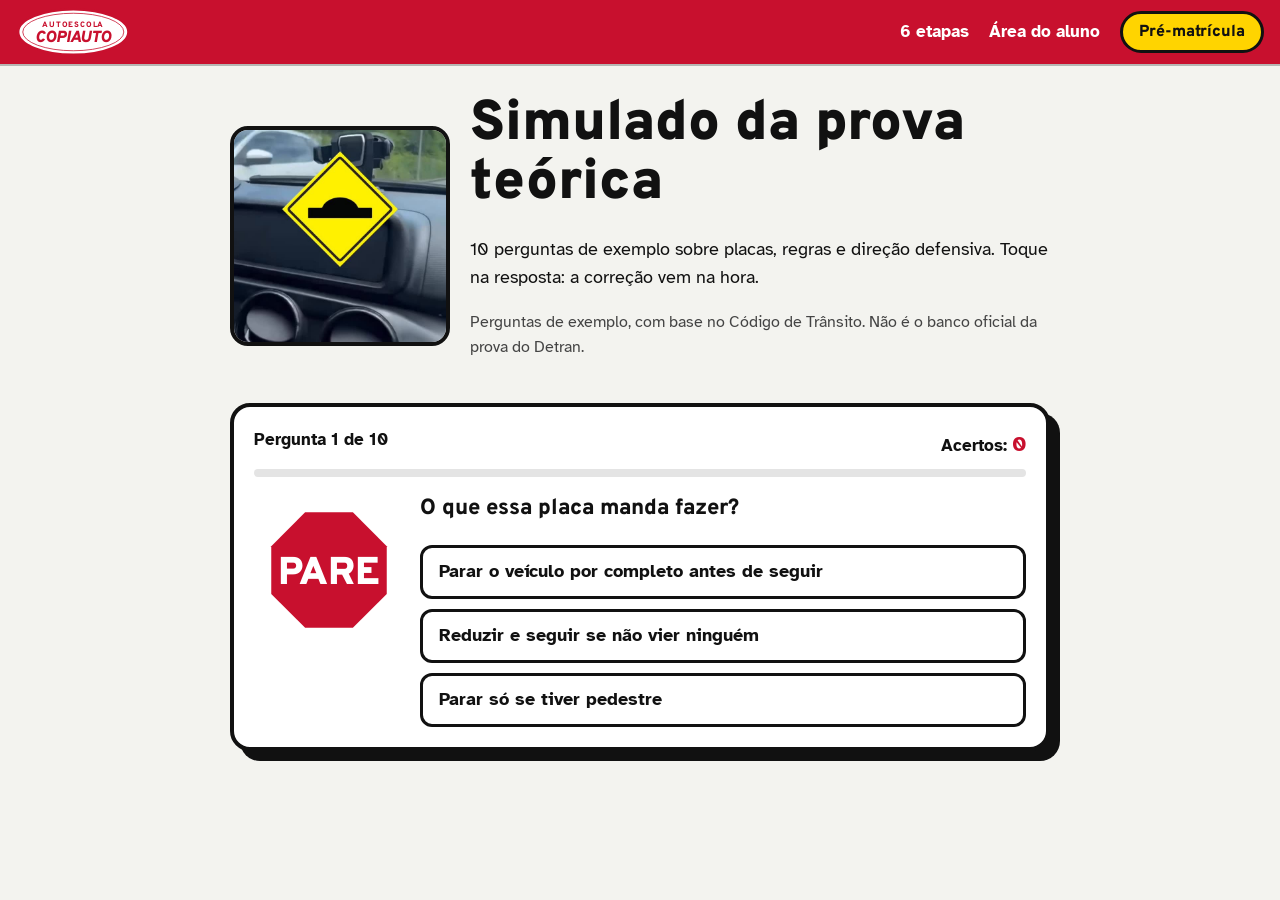
<file: simulado.html>
<!doctype html>
<html lang="pt-BR">
<head>
<meta charset="utf-8">
<meta name="viewport" content="width=device-width, initial-scale=1">
<title>Simulado de placas e regras · Autoescola Copiauto</title>
<meta name="description" content="10 perguntas de exemplo sobre placas, regras e direção defensiva, com correção na hora.">
<meta name="theme-color" content="#C8102E">
<link rel="icon" href="data:image/svg+xml,%3Csvg xmlns='http://www.w3.org/2000/svg' viewBox='0 0 64 64'%3E%3Cellipse cx='32' cy='32' rx='30' ry='22' fill='%23fff' stroke='%23C8102E' stroke-width='5'/%3E%3Ctext x='32' y='40' text-anchor='middle' font-family='Arial' font-weight='900' font-size='22' fill='%23C8102E'%3EC%3C/text%3E%3C/svg%3E">
<link rel="preconnect" href="https://fonts.googleapis.com">
<link rel="preconnect" href="https://fonts.gstatic.com" crossorigin>
<link href="https://fonts.googleapis.com/css2?family=Atkinson+Hyperlegible:ital,wght@0,400;0,700;1,400&family=Overpass:ital,wght@0,700;0,800;0,900;1,900&display=swap" rel="stylesheet">
<link rel="stylesheet" href="assets/estilo.css?v=20261113102804">
</head>
<body class="pagina-sim modo-auto">
<header class="topo">
  <a class="topo-logo" href="index.html" data-logo></a>
  <nav class="topo-nav" aria-label="Seções"><a href="index.html#etapas">6 etapas</a><a href="aluno.html">Área do aluno</a><a class="bt bt-amarelo bt-mini" href="index.html#matricula">Pré-matrícula</a></nav>
</header>
<main class="pagina">
  <div class="embrulho" style="max-width:820px">
    <div class="sim-topo">
      <img class="sim-foto" src="fotos/painel-lombada.jpg" alt="Painel do carro da Copiauto em aula, com a placa de lombada desenhada por cima do vídeo" width="640" height="670">
      <div>
        <h1>Simulado da prova teórica</h1>
        <p>10 perguntas de exemplo sobre placas, regras e direção defensiva. Toque na resposta: a correção vem na hora.</p>
        <p class="sim-aviso">Perguntas de exemplo, com base no Código de Trânsito. Não é o banco oficial da prova do Detran.</p>
        <p id="sim-recorde" class="sim-aviso"></p>
      </div>
    </div>
    <div class="sim-caixa" id="sim"></div>
  </div>
</main>
<script src="assets/dados.js?v=20261113102804"></script>
<script src="assets/simulado.js?v=20261113102804"></script>
<script>
(function () {
  document.querySelector('[data-logo]').innerHTML = CP.logo('logo');
  var r = CP.simulado();
  if (r) document.getElementById('sim-recorde').textContent = 'Seu melhor resultado neste aparelho: ' + r.melhor + ' de ' + r.de + '.';
  SIM.montar(document.getElementById('sim'), {});
})();
</script>
</body>
</html>
</file>
<file: assets/estilo.css>
/* Autoescola Copiauto · estilo único (site, simulado, aluno, painel).
   Marca: vermelho + amarelo forte + branco. Alto contraste, texto ≥16px. */
:root {
  --verm: #C8102E; --verm-esc: #9E0B22; --ama: #FFD400; --tinta: #111; --asfalto: #1F2023;
  --papel: #fff; --cinza: #F3F3EF; --linha: #2B2B2B; --verde: #0B6B34;
  --fd: 'Overpass', 'Arial Narrow', Arial, sans-serif;
  --ft: 'Atkinson Hyperlegible', Verdana, Arial, sans-serif;
}
[hidden] { display: none !important; }
*, *::before, *::after { box-sizing: border-box; }
html { -webkit-text-size-adjust: 100%; scroll-padding-top: 76px; }
body { margin: 0; font: 18px/1.55 var(--ft); color: var(--tinta); background: var(--papel); }
img, svg { max-width: 100%; }
img { display: block; height: auto; }
a { color: inherit; }
h1, h2, h3 { font-family: var(--fd); line-height: 1.05; margin: 0 0 .4em; }
p { margin: 0 0 1em; }
.embrulho { width: min(1180px, 100% - 32px); margin-inline: auto; }
.estreito { width: min(880px, 100% - 32px); }
.titulo-xl { font-size: clamp(32px, 5.2vw, 60px); font-weight: 900; letter-spacing: -.01em; }
.claro { color: #fff; }
.sub-claro { color: #F1F1F1; font-size: 19px; max-width: 46ch; }
.sub-claro a { color: var(--ama); }
:focus-visible { outline: 4px solid var(--ama); outline-offset: 3px; }

/* ---------- botões ---------- */
.bt { display: inline-flex; align-items: center; justify-content: center; gap: 8px; min-height: 52px; padding: 12px 24px; border-radius: 999px;
  font: 800 18px/1.15 var(--fd); text-decoration: none; text-align: center; border: 3px solid transparent; cursor: pointer; }
.bt-amarelo { background: var(--ama); color: var(--tinta); border-color: var(--tinta); }
.bt-vermelho { background: var(--verm); color: #fff; }
.bt-vermelho:hover { background: var(--verm-esc); }
.bt-contorno { background: transparent; color: inherit; border-color: currentColor; }
.bt-mini { min-height: 42px; padding: 6px 16px; font-size: 16px; }
.bt-largo { width: 100%; }
.link-claro { color: #fff; font-weight: 700; font-size: 18px; text-underline-offset: 4px; }

/* ---------- topo ---------- */
.topo { position: fixed; z-index: 50; top: 0; left: 0; right: 0; height: 64px; display: flex; align-items: center; justify-content: space-between;
  padding: 0 16px; background: var(--verm); box-shadow: 0 2px 0 rgba(0,0,0,.25); }
.topo-logo { display: block; height: 50px; }
.logo { height: 50px; width: auto; display: block; }
.logo-mini { height: 60px; width: auto; display: block; }
.topo-nav { display: flex; align-items: center; gap: 20px; }
.topo-nav a:not(.bt) { color: #fff; font-weight: 700; font-size: 17px; text-decoration: none; }
.topo-nav a:not(.bt):hover { text-decoration: underline; }
@media (max-width: 759px) { .topo-nav a:not(.bt) { display: none; } }

/* ---------- CENA (padrão = versão estática, sem animação) ---------- */
.cena { background: var(--asfalto); color: #fff; padding-top: 64px; }
.palco { position: relative; display: flex; flex-direction: column; }
.mundo-moldura { display: none; }
.revela { position: relative; order: -1; min-height: calc(100svh - 64px); background: var(--verm); overflow: hidden; }
.revela::before { content: ''; position: absolute; left: -10%; right: -10%; top: 62%; height: 90px; background: var(--ama); transform: rotate(-8deg); }
.revela img { position: absolute; top: 0; left: 50%; width: min(100%, 520px); height: 100%; object-fit: cover; transform: translateX(-50%); }
.revela-txt { position: absolute; left: 0; right: 0; bottom: 0; padding: 120px 16px 28px; background: linear-gradient(to top, rgba(0,0,0,.92) 45%, rgba(0,0,0,0)); }
.revela h1 { font-size: clamp(34px, 8vw, 64px); font-weight: 900; font-style: italic; color: #fff; max-width: 14ch; }
.h1-marca { display: block; font-style: normal; font-size: 18px; letter-spacing: .08em; text-transform: uppercase; color: var(--ama); margin-bottom: 10px; }
.revela-txt p { font-size: 19px; color: #fff; max-width: 40ch; }
.revela-acoes { display: flex; flex-wrap: wrap; align-items: center; gap: 14px 22px; }
@media (min-width: 960px) {
  .revela img { width: 480px; }
  .revela-txt { left: max(24px, calc(50% - 600px)); right: auto; top: 50%; bottom: auto; transform: translateY(-50%); width: min(400px, calc(50% - 280px)); padding: 0; background: none; }
  .revela h1 { font-size: clamp(40px, 4.2vw, 60px); }
}
.legendas { list-style: none; margin: 0 auto; padding: 28px 16px 16px; display: grid; gap: 14px; width: min(760px, 100%); }
.leg { background: #fff; color: var(--tinta); border-left: 10px solid var(--verm); border-radius: 8px; padding: 16px 18px; box-shadow: 0 10px 30px rgba(0,0,0,.35); }
.leg h2 { font-size: 28px; font-weight: 900; color: var(--verm); }
.leg p { margin: 0 0 .4em; font-size: 18px; }
.leg-grande { font-family: var(--fd); font-weight: 900; font-size: 30px; line-height: 1.05; }
.leg-fala { font-family: var(--fd); font-weight: 800; font-size: 22px !important; line-height: 1.2; }
.leg-fonte { font-size: 16px !important; color: #444; }
.leg-placa::before { content: ''; display: inline-block; width: 22px; height: 22px; margin-right: 10px; vertical-align: -2px; background: var(--ama); border: 3px solid #111; transform: rotate(45deg); }
body.modo-auto .so-manual, body.modo-manual .so-auto { display: none; }
.painel-carro { position: relative; display: flex; align-items: center; gap: 14px; padding: 16px; justify-content: center; flex-wrap: wrap; }
.marcha { display: grid; place-items: center; width: 74px; height: 74px; flex: none; border-radius: 12px; background: #000; border: 3px solid #444; }
.marcha-rot { font-size: 16px; line-height: 1; color: #CFCFCF; margin-top: 6px; }
.marcha b { font: 900 38px/1 var(--fd); color: var(--ama); margin-top: -6px; }
.trajeto { position: absolute; left: 0; right: 0; top: 0; height: 5px; background: #3A3B40; }
.trajeto span { display: block; height: 100%; background: var(--ama); transform-origin: left; transform: scaleX(1); }

/* seletor manual ↔ automático */
.seletor { display: grid; gap: 6px; background: none; border: 0; padding: 0; color: #fff; cursor: pointer; text-align: left; min-width: 0; flex: 1 1 260px; max-width: 420px; font: inherit; }
.seletor-txt { font-size: 16px; font-weight: 700; color: #E8E8E8; }
.seletor-trilho { position: relative; display: grid; grid-template-columns: minmax(0,1fr) minmax(0,1fr); height: 56px; border-radius: 999px; background: #2A2B2F; border: 3px solid #fff; overflow: hidden; }
.seletor-lado { position: relative; z-index: 1; display: grid; place-items: center; font: 900 17px/1 var(--fd); letter-spacing: .03em; color: #fff; }
.seletor-bola { position: absolute; top: 4px; bottom: 4px; left: 4px; width: calc(50% - 4px); border-radius: 999px; background: var(--ama); transition: transform .35s cubic-bezier(.3,1.4,.5,1); }
.seletor[aria-checked="true"] .seletor-bola { transform: translateX(calc(100% - 4px)); }
.seletor[aria-checked="true"] .lado-auto, .seletor[aria-checked="false"] .lado-man { color: var(--tinta); }
.seletor-claro { color: var(--tinta); }
.seletor-claro .seletor-txt { color: var(--tinta); }
.seletor-claro .seletor-trilho { background: var(--tinta); border-color: var(--tinta); }

/* ---------- CENA viva (rolagem presa) ---------- */
.cena-viva .cena { height: 620vh; padding-top: 0; }
.cena-viva .palco { position: sticky; top: 0; height: 100vh; height: 100svh; overflow: hidden; display: block;
  background: radial-gradient(ellipse at 50% 50%, #2A2C30 0%, #17181A 70%); }
.cena-viva .mundo-moldura { display: block; position: absolute; top: 0; bottom: 0; left: 50%; width: min(100vw, 480px); transform: translateX(-50%); overflow: hidden; }
.cena-viva .mundo { display: block; width: 100%; height: auto; will-change: transform; }
.cena-viva .legendas { position: absolute; top: 80px; left: 12px; right: 12px; width: auto; padding: 0; display: block; z-index: 3; }
.cena-viva .leg { position: absolute; top: 0; left: 0; right: 0; opacity: 0; will-change: opacity, transform; }
.cena-viva .painel-carro { position: absolute; z-index: 3; left: 0; right: 0; bottom: 0; padding: 12px 14px calc(12px + env(safe-area-inset-bottom)); background: rgba(12,12,12,.94); flex-wrap: nowrap; justify-content: flex-start; }
.cena-viva .trajeto span { transform: scaleX(0); }
.cena-viva .revela { position: absolute; inset: 0; z-index: 6; min-height: 0; clip-path: circle(0% at 50% 60%); -webkit-clip-path: circle(0% at 50% 60%); pointer-events: none; }
.cena-viva .revela.aberta { pointer-events: auto; }
.cena-viva .revela img { height: 100%; }
@media (max-width: 759px) {
  .cena-viva .marcha { width: 64px; height: 64px; }
  .cena-viva .marcha b { font-size: 32px; }
  .cena-viva .seletor-txt { font-size: 16px; }
  .cena-viva .seletor-lado { font-size: 15px; }
}
@media (min-width: 960px) {
  .cena-viva .legendas { top: 34%; left: max(24px, calc(50% - 620px)); right: auto; width: min(380px, calc(50% - 280px)); }
  .leg h2 { font-size: 34px; }
  .leg-grande { font-size: 40px; }
  .cena-viva .painel-carro { left: auto; bottom: auto; right: max(24px, calc(50% - 620px)); top: 50%; translate: 0 -50%; width: min(320px, calc(50% - 280px));
    flex-direction: column; align-items: stretch; border-radius: 18px; padding: 22px; border: 2px solid #333; }
  .cena-viva .painel-carro .marcha { align-self: center; width: 96px; height: 96px; }
  .cena-viva .marcha b { font-size: 50px; }
  .cena-viva .trajeto { position: relative; top: auto; height: 8px; border-radius: 4px; overflow: hidden; }
}

/* ---------- manual ou automático ---------- */
.faixa-amarela { background: var(--ama); padding: 72px 0; }
.cambio-grade { display: grid; gap: 32px; grid-template-columns: minmax(0,1fr); align-items: center; }
.destaque { font-size: 21px; max-width: 40ch; }
.lista-check { list-style: none; padding: 0; margin: 0 0 28px; display: grid; gap: 10px; }
.lista-check li { position: relative; padding-left: 40px; font-size: 19px; }
.lista-check li::before { content: '✓'; position: absolute; left: 0; top: 0; width: 28px; height: 28px; border-radius: 50%; background: var(--verm); color: #fff; font-weight: 700; display: grid; place-items: center; font-size: 17px; }
.cambio-escolha { display: flex; flex-wrap: wrap; align-items: flex-end; gap: 10px 20px; }
.cambio-nota { margin: 0; font-size: 17px; }
.cambio-foto { margin: 0; border: 5px solid var(--tinta); border-radius: 22px; overflow: hidden; transform: rotate(1.5deg); }
.cambio-foto img { width: 100%; aspect-ratio: 4/4.2; object-fit: cover; }
@media (min-width: 900px) { .cambio-grade { grid-template-columns: minmax(0,1.25fr) minmax(0,.75fr); gap: 56px; } }

/* ---------- 6 etapas = estrada ---------- */
.etapas { background: var(--asfalto); color: #fff; padding: 80px 0 90px; overflow: hidden; }
.estrada { position: relative; width: min(1180px, 100% - 32px); margin: 36px auto 0; }
.estrada-pista { position: absolute; left: 0; top: 0; bottom: 0; width: 56px; background: #34363B; border-left: 4px solid #EDEDED; border-right: 4px solid #EDEDED;
  background-image: repeating-linear-gradient(to bottom, var(--ama) 0 26px, transparent 26px 46px); background-size: 4px 100%; background-repeat: no-repeat; background-position: center; }
.estrada-carro { position: absolute; left: 8px; top: 6px; width: 32px; height: 56px; z-index: 2; will-change: transform;
  background: url("data:image/svg+xml,%3Csvg xmlns='http://www.w3.org/2000/svg' viewBox='-24 -44 48 88'%3E%3Crect x='-22' y='-42' width='44' height='84' rx='13' fill='%23fff'/%3E%3Cpath d='M-22 -24 L0 -33 L22 -24 L22 -17 L0 -26 L-22 -17Z' fill='%23FFD400'/%3E%3Crect x='-22' y='-17' width='6' height='52' fill='%23FFD400'/%3E%3Crect x='16' y='-17' width='6' height='52' fill='%23FFD400'/%3E%3Crect x='-22' y='-2' width='3' height='40' fill='%23C8102E'/%3E%3Crect x='19' y='-2' width='3' height='40' fill='%23C8102E'/%3E%3Cpath d='M-17 -16 L17 -16 L14 -4 L-14 -4Z' fill='%231C2733'/%3E%3Crect x='-10' y='2' width='20' height='11' rx='2' fill='%23C8102E'/%3E%3Cpath d='M-14 22 L14 22 L16 31 L-16 31Z' fill='%231C2733'/%3E%3C/svg%3E") center/contain no-repeat; }
.paradas { list-style: none; margin: 0; padding: 0 0 0 80px; display: grid; gap: 34px; grid-template-columns: minmax(0,1fr); }
.parada { position: relative; }
.parada-marco { position: absolute; left: -74px; top: 0; width: 44px; display: grid; place-items: center; padding: 4px 0 6px; background: #fff; color: var(--tinta);
  border: 3px solid var(--tinta); border-radius: 8px 8px 4px 4px; font: 900 26px/1 var(--fd); z-index: 1; }
.parada-marco small { font: 700 11px/1.2 var(--ft); text-transform: uppercase; }
.parada.passou .parada-marco { background: var(--ama); }
.parada h3 { font-size: 26px; font-weight: 900; color: #fff; }
.parada p { color: #EDEDED; margin: 0; }
.parada a { color: var(--ama); font-weight: 700; white-space: nowrap; }
@media (min-width: 900px) {
  .estrada-pista { left: 0; right: 0; top: 0; bottom: auto; width: auto; height: 64px; border: 0; border-top: 4px solid #EDEDED; border-bottom: 4px solid #EDEDED;
    background-image: repeating-linear-gradient(to right, var(--ama) 0 30px, transparent 30px 52px); background-size: 100% 4px; }
  .estrada-carro { left: 20px; top: -2px; }
  .paradas { padding: 96px 0 0; grid-template-columns: repeat(6, minmax(0,1fr)); gap: 20px; }
  .parada-marco { left: 0; top: -84px; }
  .parada h3 { font-size: 23px; }
  .parada p { font-size: 17px; }
}

/* ---------- serviços (lista tipográfica) ---------- */
.servicos { padding: 84px 0; background: #fff; }
.serv-lista { list-style: none; margin: 28px 0 0; padding: 0; border-bottom: 3px solid var(--tinta); }
.serv { display: grid; grid-template-columns: 76px minmax(0,1fr); gap: 6px 18px; align-items: center; padding: 22px 0; border-top: 3px solid var(--tinta); }
.serv h3 { font-size: 28px; font-weight: 900; margin-bottom: .2em; }
.serv p { margin: 0; font-size: 18px; }
.serv-cat { display: grid; place-items: center; width: 76px; height: 76px; border: 3px solid var(--tinta); border-radius: 12px; font: 900 30px/1 var(--fd); color: var(--verm); background: #fff; }
.serv-cat-txt { font-size: 20px; }
.serv-ir { grid-column: 2; justify-self: start; font-weight: 700; color: var(--verm); font-size: 18px; text-underline-offset: 4px; padding: 6px 0; }
.serv-pcd { background: var(--ama); margin: 0 -16px; padding-inline: 16px; }
.serv-pcd .serv-cat { color: #1747A6; }
.serv-pcd .serv-ir { color: var(--tinta); }
@media (min-width: 760px) {
  .serv { grid-template-columns: 90px minmax(0,1fr) auto; }
  .serv-cat { width: 90px; height: 90px; font-size: 34px; }
  .serv-ir { grid-column: 3; justify-self: end; }
  .serv h3 { font-size: 34px; }
}

/* ---------- simulado ---------- */
.sim-faixa { background: var(--verm); padding: 80px 0; }
.sim-grade { display: grid; gap: 32px; grid-template-columns: minmax(0,1fr); align-items: start; }
@media (min-width: 900px) { .sim-grade { grid-template-columns: minmax(0,.8fr) minmax(0,1.2fr); } }
.sim-caixa { background: #fff; color: var(--tinta); border-radius: 20px; padding: 20px; border: 4px solid var(--tinta); box-shadow: 10px 10px 0 var(--tinta); }
.sim-cabeca { display: flex; justify-content: space-between; gap: 10px; font-weight: 700; font-size: 17px; }
.sim-placar b { color: var(--verm); font-size: 22px; }
.sim-barra { height: 8px; background: #E4E4E4; border-radius: 4px; overflow: hidden; margin: 8px 0 18px; }
.sim-barra span { display: block; height: 100%; background: var(--verm); transform-origin: left; }
.sim-q { display: grid; grid-template-columns: minmax(0,1fr); gap: 16px; }
.sim-q .placa { width: 130px; height: 130px; justify-self: center; }
@media (min-width: 620px) { .sim-q { grid-template-columns: 150px minmax(0,1fr); } .sim-q .placa { width: 150px; height: 150px; justify-self: start; } }
.sim-enunciado { font: 800 22px/1.25 var(--fd); }
.sim-ops { display: grid; gap: 10px; }
.sim-op { min-height: 54px; padding: 12px 16px; text-align: left; font: 700 18px/1.3 var(--ft); color: var(--tinta); background: #fff; border: 3px solid var(--tinta); border-radius: 12px; cursor: pointer; }
.sim-op:hover:not(:disabled) { background: #FFF6C9; }
.sim-op:disabled { cursor: default; color: var(--tinta); opacity: 1; }
.sim-op.certa { background: #D8F2E1; border-color: var(--verde); }
.sim-op.errada { background: #FBE0E3; border-color: var(--verm-esc); }
.sim-marca { font-weight: 900; }
.sim-exp p { margin: 14px 0; font-size: 18px; }
.sim-fim { text-align: center; padding: 10px 0; }
.sim-nota { font: 900 64px/1 var(--fd); color: var(--verm); margin: 0 0 8px; }
.sim-nota b { font-size: 88px; }
.sim-aviso { font-size: 16px; color: #444; }
.sim-acoes { display: flex; flex-wrap: wrap; justify-content: center; gap: 12px; }

/* ---------- pré-matrícula ---------- */
.matricula { background: var(--cinza); padding: 84px 0; }
.mat-grade { display: grid; gap: 32px; grid-template-columns: minmax(0,1fr); align-items: start; }
@media (min-width: 960px) { .mat-grade { grid-template-columns: minmax(0,1.1fr) minmax(0,.9fr); gap: 56px; } .cnh { position: sticky; top: 96px; } }
.mat-form label, .mat-form legend { display: block; font-weight: 700; font-size: 18px; margin: 18px 0 8px; }
.mat-form input[type=text], .mat-form select, .mat-form textarea, .login-caixa input, .caixa input, .caixa select, .caixa textarea {
  width: 100%; font: 18px/1.3 var(--ft); padding: 13px 14px; border: 2px solid var(--tinta); border-radius: 10px; background: #fff; color: var(--tinta); }
.opcoes { border: 0; padding: 0; margin: 0; min-width: 0; }
.opcoes label { display: inline-flex; align-items: center; gap: 8px; margin: 0 8px 8px 0; padding: 10px 16px; border: 2px solid var(--tinta); border-radius: 999px; background: #fff; font-weight: 700; cursor: pointer; }
.opcoes label:has(input:checked) { background: var(--ama); }
.opcoes input { accent-color: var(--verm); width: 20px; height: 20px; margin: 0; }
.mat-form .bt { margin-top: 22px; }
.erro { color: var(--verm-esc); font-weight: 700; margin: 12px 0 0; }
.ok { color: var(--verde); font-weight: 700; margin: 12px 0 0; }
.cnh { border-radius: 18px; overflow: hidden; background: linear-gradient(160deg, #EDF3E3, #D3E2C3); border: 3px solid var(--tinta); box-shadow: 0 16px 40px rgba(0,0,0,.18); }
.cnh-topo { display: flex; justify-content: space-between; align-items: center; padding: 10px 16px; background: var(--verm); color: #fff; font: 900 20px/1 var(--fd); font-style: italic; }
.cnh-topo .logo-mini { height: 44px; }
.cnh-corpo { display: grid; grid-template-columns: 90px minmax(0,1fr); gap: 16px; padding: 18px 16px 6px; }
.cnh-foto { background: #fff; border: 2px solid #8BA27A; border-radius: 6px; padding: 8px 6px 0; align-self: start; }
.cnh dl { margin: 0; display: grid; gap: 2px; }
.cnh dt { font-size: 16px; color: #33452A; font-weight: 700; text-transform: uppercase; }
.cnh dd { margin: 0 0 8px; font: 800 20px/1.2 var(--fd); overflow-wrap: anywhere; }
.cnh-pcd { margin: 0 16px 8px; padding: 8px 12px; background: #1747A6; color: #fff; font-weight: 700; border-radius: 8px; }
.cnh-rodape { margin: 0; padding: 8px 16px 14px; font-size: 16px; color: #33452A; }

/* ---------- golpe ---------- */
.golpe { background: #111; color: #fff; padding: 72px 0; }
.golpe-grade { display: grid; grid-template-columns: minmax(0,1fr); gap: 24px; }
.golpe-placa { width: 120px; height: auto; }
@media (min-width: 760px) { .golpe-grade { grid-template-columns: 170px minmax(0,1fr); gap: 40px; } .golpe-placa { width: 170px; } }
.golpe-lista { list-style: none; padding: 0; margin: 0 0 24px; display: grid; gap: 10px; }
.golpe-lista li { font: 800 22px/1.25 var(--fd); padding-left: 22px; border-left: 6px solid var(--ama); }
.golpe-canal { font-size: 19px; }
.golpe-canal a { color: var(--ama); font-weight: 700; }

/* ---------- contato / rodapé ---------- */
.contato { padding: 84px 0; }
.contato-grade { display: grid; gap: 32px; grid-template-columns: minmax(0,1fr); align-items: center; }
@media (min-width: 900px) { .contato-grade { grid-template-columns: minmax(0,1.2fr) minmax(0,.8fr); } }
.end { font-size: 21px; font-weight: 700; }
.contato-acoes { display: flex; flex-wrap: wrap; gap: 12px; }
.contato-foto { margin: 0; border-radius: 22px; overflow: hidden; border: 5px solid var(--verm); }
.contato-foto img { width: 100%; aspect-ratio: 1; object-fit: cover; }
.rodape { background: var(--verm); color: #fff; padding: 36px 0 110px; }
.rodape-grade { display: flex; flex-wrap: wrap; gap: 18px 32px; align-items: center; justify-content: space-between; }
.rodape nav { display: flex; flex-wrap: wrap; gap: 10px 22px; }
.rodape a { color: #fff; font-weight: 700; }
.rodape-zync { margin: 0; font-size: 16px; width: 100%; }
.wa-flutua { position: fixed; right: 16px; bottom: 16px; z-index: 40; width: 62px; height: 62px; border-radius: 50%; background: #128C4A; display: grid; place-items: center;
  box-shadow: 0 6px 18px rgba(0,0,0,.35); opacity: 0; transform: translateY(16px); pointer-events: none; transition: opacity .3s, transform .3s; }
.wa-flutua.mostra { opacity: 1; transform: none; pointer-events: auto; }

/* ---------- páginas internas (simulado, aluno, painel) ---------- */
.pagina { padding: 96px 0 72px; }
.pagina-sim { background: var(--cinza); min-height: 100vh; }
.pagina-sim .sim-caixa { max-width: 820px; margin: 0 auto; }
.pagina-sim h1 { font-size: clamp(34px, 6vw, 56px); font-weight: 900; }
.login { min-height: 100vh; display: grid; place-items: center; padding: 24px 16px; background: var(--verm); }
.login-caixa { width: min(440px, 100%); background: #fff; border-radius: 20px; padding: 26px 22px; border: 4px solid var(--tinta); }
.login-caixa .logo { height: 64px; margin: 0 auto 10px; }
.login-caixa h1 { font-size: 34px; font-weight: 900; text-align: center; }
.login-caixa label { display: block; font-weight: 700; margin: 14px 0 6px; }
.credencial { background: #FFF6C9; border: 2px dashed var(--tinta); border-radius: 10px; padding: 10px 14px; font-size: 17px; }
.credencial b { display: block; }
.credencial code { font-size: 18px; font-weight: 700; background: #fff; padding: 0 6px; border-radius: 4px; }
.adm { background: var(--cinza); min-height: 100vh; }
.adm-topo { background: var(--verm); color: #fff; position: sticky; top: 0; z-index: 10; }
.adm-topo .embrulho { display: flex; justify-content: space-between; align-items: center; gap: 12px; min-height: 64px; flex-wrap: wrap; }
.adm-topo b { font: 900 20px/1.1 var(--fd); }
.adm-topo a, .adm-topo button { color: #fff; font: 700 17px var(--ft); background: none; border: 2px solid #fff; border-radius: 999px; padding: 6px 14px; text-decoration: none; cursor: pointer; }
.adm-abas { display: flex; gap: 6px; overflow-x: auto; padding: 10px 16px; background: #fff; border-bottom: 3px solid var(--tinta); }
.adm-abas button { flex: none; font: 800 17px var(--fd); padding: 10px 16px; border: 2px solid var(--tinta); background: #fff; border-radius: 999px; cursor: pointer; color: var(--tinta); }
.adm-abas button[aria-selected="true"] { background: var(--tinta); color: #fff; }
.adm-corpo { padding: 24px 0 64px; }
.adm-corpo h2 { font-size: 32px; font-weight: 900; }
.adm-corpo h3 { font-size: 22px; font-weight: 900; margin-top: 8px; }
.resumo { display: grid; grid-template-columns: repeat(auto-fit, minmax(150px, 1fr)); gap: 10px; margin: 0 0 16px; }
.resumo > div { background: #fff; border: 2px solid var(--tinta); border-radius: 12px; padding: 12px 14px; font-size: 16px; }
.resumo b { display: block; font: 900 34px/1 var(--fd); color: var(--verm); }
.filtros { display: flex; flex-wrap: wrap; gap: 8px; margin: 0 0 14px; }
.filtros button, .filtros select { font: 700 16px var(--ft); padding: 8px 14px; border: 2px solid var(--tinta); background: #fff; border-radius: 999px; cursor: pointer; color: var(--tinta); }
.filtros button[aria-pressed="true"] { background: var(--ama); }
.caixa { background: #fff; border: 2px solid var(--tinta); border-radius: 14px; padding: 6px 16px; margin-bottom: 18px; }
.caixa.cheia { padding: 16px; }
.linha-adm { display: grid; grid-template-columns: minmax(0,1fr); gap: 10px; padding: 14px 0; border-bottom: 1px solid #CFCFCF; }
.linha-adm:last-child { border-bottom: 0; }
@media (min-width: 760px) { .linha-adm { grid-template-columns: minmax(0,1fr) auto; align-items: center; } }
.linha-adm .t { font-weight: 700; font-size: 18px; }
.linha-adm .s { font-size: 16px; color: #333; }
.acoes { display: flex; flex-wrap: wrap; gap: 6px; }
.mini-bt { display: inline-flex; align-items: center; min-height: 42px; font: 700 16px var(--ft); padding: 6px 12px; border: 2px solid var(--tinta); border-radius: 10px; background: #fff; color: var(--tinta); text-decoration: none; cursor: pointer; }
.mini-bt.forte { background: var(--verm); border-color: var(--verm); color: #fff; }
.mini-bt.wa { background: #128C4A; border-color: #128C4A; color: #fff; }
.mini-bt.perigo { color: var(--verm-esc); }
.st { display: inline-block; font-size: 16px; font-weight: 700; padding: 1px 10px; border-radius: 999px; border: 2px solid var(--tinta); margin-left: 4px; }
.st-nova { background: var(--ama); }
.st-contato { background: #CFE0FF; }
.st-matriculado, .st-feita { background: #D8F2E1; }
.st-desistiu, .st-faltou { background: #EEE; }
.st-marcada { background: #fff; }
.tag { display: inline-block; font-size: 16px; font-weight: 700; padding: 0 8px; border-radius: 6px; background: var(--tinta); color: #fff; }
.tag.auto { background: var(--ama); color: var(--tinta); }
.tag.pcd { background: #1747A6; }
.form-linha { display: grid; gap: 10px; grid-template-columns: repeat(auto-fit, minmax(180px, 1fr)); align-items: end; }
.form-linha label { display: block; font-weight: 700; font-size: 16px; margin-bottom: 4px; }
.aviso-demo { background: #FFF6C9; border: 2px dashed var(--tinta); border-radius: 10px; padding: 10px 14px; font-size: 16px; }
/* trilha das 6 etapas (área do aluno / painel) */
.trilha { list-style: none; margin: 0; padding: 0; display: grid; grid-template-columns: repeat(6, minmax(0,1fr)); gap: 4px; }
.trilha li { position: relative; padding-top: 44px; font-size: 16px; font-weight: 700; text-align: center; line-height: 1.2; }
.trilha li::before { content: attr(data-n); position: absolute; top: 0; left: 50%; transform: translateX(-50%); width: 36px; height: 36px; border-radius: 50%; display: grid; place-items: center;
  border: 3px solid var(--tinta); background: #fff; font: 900 18px/1 var(--fd); }
.trilha li.feita::before { content: '✓'; background: var(--verde); color: #fff; border-color: var(--verde); }
.trilha li.atual::before { background: var(--ama); }
.trilha li.atual { color: var(--verm-esc); }
@media (max-width: 620px) { .trilha { grid-template-columns: minmax(0,1fr); gap: 8px; } .trilha li { text-align: left; padding: 6px 0 6px 50px; min-height: 40px; } .trilha li::before { left: 0; transform: none; } }

@media (prefers-reduced-motion: reduce) {
  *, *::before, *::after { transition: none !important; animation: none !important; scroll-behavior: auto !important; }
}
.sim-topo { display: grid; grid-template-columns: minmax(0,1fr); gap: 20px; align-items: center; margin-bottom: 28px; }
.sim-foto { width: 100%; max-width: 260px; aspect-ratio: 1; object-fit: cover; border-radius: 18px; border: 4px solid var(--tinta); }
@media (min-width: 700px) { .sim-topo { grid-template-columns: 220px minmax(0,1fr); } }
</file>
